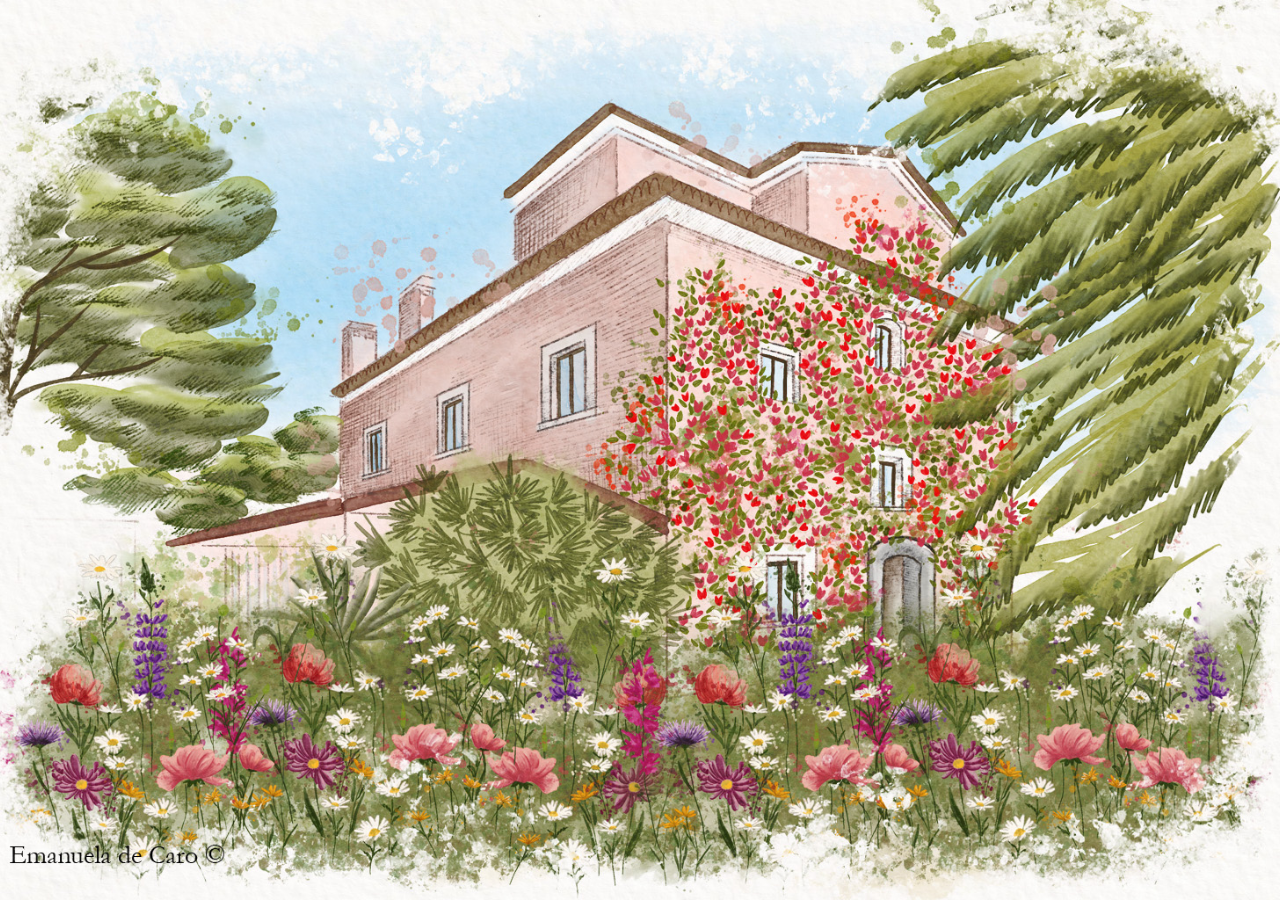
<file: index.html>
<!doctype html>
<html lang="it">
  <head>
    <meta charset="utf-8" />
    <meta http-equiv="refresh" content="0; url=/it/" />
    <meta name="viewport" content="width=device-width, initial-scale=1" />
    <title>Joris Francesca</title>
  </head>
  <body>
    Se non vieni reindirizzato, clicca qui:
    <a href="/it/">Italiano</a>
  </body>
</html>
</file>
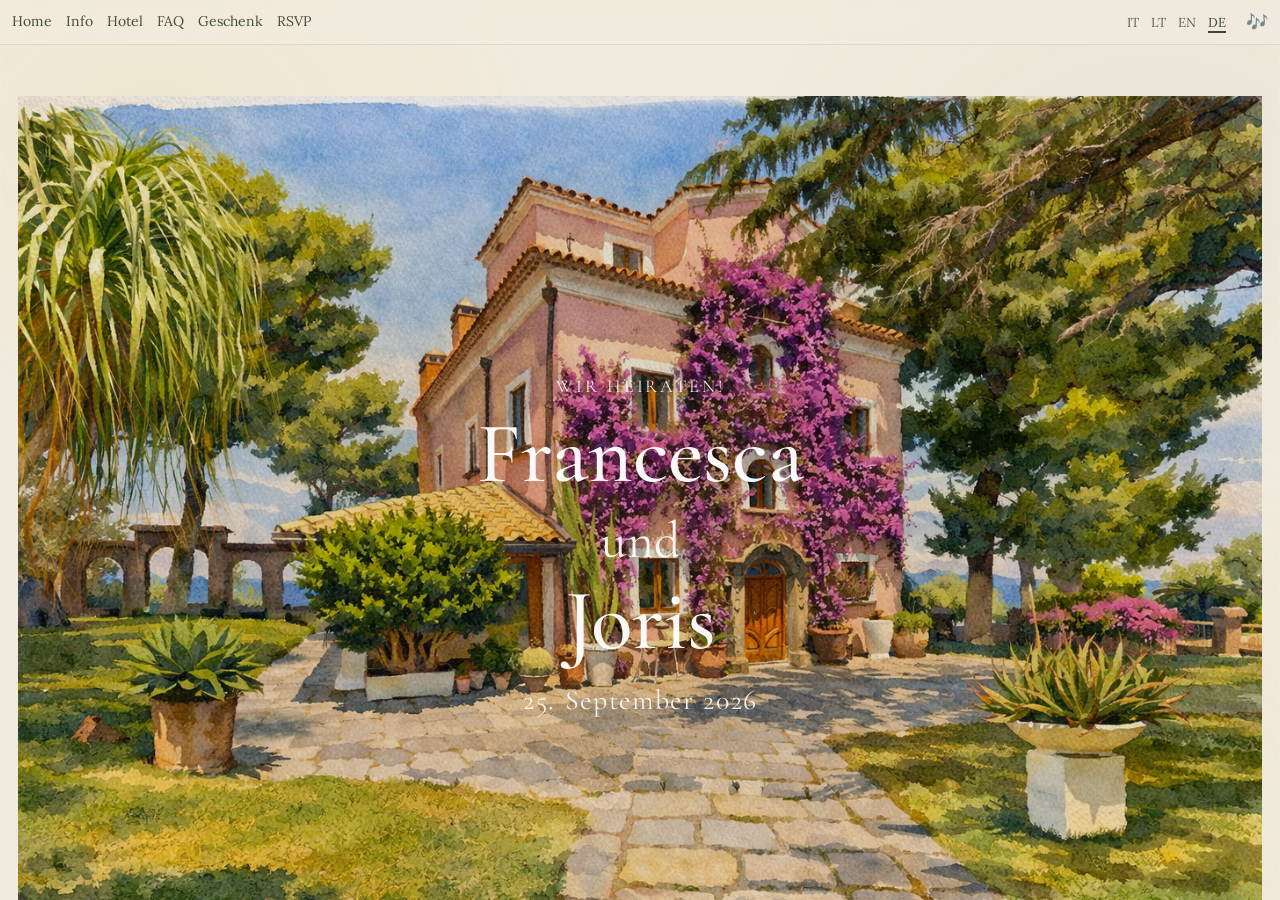
<file: de/index.html>
<!doctype html>
<html lang="de">
<head>
  <meta charset="utf-8" />
  <meta name="viewport" content="width=device-width, initial-scale=1" />
  <title>Francesca & Joris</title>

  <link rel="preconnect" href="https://fonts.googleapis.com">
  <link rel="preconnect" href="https://fonts.gstatic.com" crossorigin>
  <link href="https://fonts.googleapis.com/css2?family=Cormorant+Garamond:wght@400;500;600&family=Lora:wght@400;500;600&display=swap" rel="stylesheet">

  <style>
    :root{
      --background: 40 39% 91%;
      --foreground: 100 15% 24%;
      --card: 40 35% 88%;
      --accent: 77 15% 50%;
      --gold: 42 85% 55%;
      --gold-soft: 42 60% 70%;
      --countdown: 72 16% 43%;

      --font-display: "Cormorant Garamond", serif;
      --font-body: "Lora", serif;

      --shadow-soft: 0 2px 15px -3px rgba(58, 69, 52, .08), 0 4px 6px -2px rgba(58, 69, 52, .04);
      --shadow-elegant: 0 10px 40px -10px rgba(58, 69, 52, .15), 0 4px 15px -3px rgba(58, 69, 52, .08);

      --max: 1100px;
    }

    html{ height:100%; scroll-behavior:smooth; }
    body{
      margin:0;
      min-height:100%;
      background: hsl(var(--background));
      color: hsl(var(--foreground));
      font-family: var(--font-body);
      -webkit-font-smoothing: antialiased;
      -moz-osx-font-smoothing: grayscale;
      overflow-x:hidden;
    }

    /* haze */
    body::before, body::after{
      content:"";
      position:fixed;
      inset:0;
      pointer-events:none;
      z-index:0;
      opacity:.55;
    }
    body::before{
      background:
        radial-gradient(650px 460px at 12% 14%, hsla(var(--gold) / .14), transparent 60%),
        radial-gradient(650px 460px at 90% 20%, hsla(var(--accent) / .10), transparent 65%);
      filter: blur(1px);
    }
    body::after{
      background:
        radial-gradient(760px 560px at 85% 90%, hsla(var(--gold-soft) / .15), transparent 72%);
      filter: blur(1px);
    }

    /* topbar */
    .topbar{
      position:fixed;
      top:0; left:0; right:0;
      z-index:20;
      display:flex;
      justify-content:space-between;
      align-items:center;
      gap:12px;
      flex-wrap:wrap;
      padding:12px 12px;
      background: hsla(var(--background)/.82);
      backdrop-filter: blur(10px);
      border-bottom: 1px solid rgba(0,0,0,.08);
    }

    /* mobile-safe: horizontal scroll menu */
    .nav{
      display:flex;
      gap:14px;
      align-items:center;
      flex-wrap:nowrap;
      overflow-x:auto;
      -webkit-overflow-scrolling: touch;
      scrollbar-width: none;
      max-width: 72vw;
      padding-bottom: 2px;
    }
    .nav::-webkit-scrollbar{ display:none; }

    .lang{
      display:flex;
      gap:12px;
      align-items:center;
      flex-wrap:nowrap;
    }

    .nav a,.lang a{
      text-decoration:none;
      color:inherit;
      font-size:14px;
      font-family: var(--font-body);
      opacity:.95;
      white-space: nowrap;
      flex: 0 0 auto;
    }
    .lang a{ font-size:13px; opacity:.82; }
    .nav a:hover,.lang a:hover{ text-decoration:underline; text-underline-offset:4px; }
    .lang a.active{
      opacity:1;
      text-decoration: underline;
      text-decoration-thickness:2px;
      text-underline-offset:4px;
    }

    .musicBtn{
      border: none;
      background: transparent;
      font-size: 18px;
      cursor: pointer;
      opacity: 0.8;
      transition: transform .2s ease, opacity .2s ease;
      margin-left: 8px;
      color: inherit;
      padding: 0;
      line-height: 1;
    }
    .musicBtn:hover{
      transform: scale(1.1);
      opacity: 1;
    }

    /* pages */
    .pages{
      position:relative;
      z-index:1;
      height: 100vh;
      overflow-y: auto;
      scroll-snap-type: y mandatory;
      scroll-padding-top: 76px;
    }
    .page{
      min-height: 100vh;
      scroll-snap-align: start;
      display:flex;
      align-items:center;
      justify-content:center;
      padding: 96px 18px 60px;
      box-sizing:border-box;
      position: relative;
    }

    .content{
      width: min(var(--max), 100%);
      text-align:center;
      padding: 14px 10px;
      position: relative;
      z-index: 2;
    }

    /* typography */
    h2{
      font-family: var(--font-display);
      font-weight: 600;
      margin: 0 0 12px;
      font-size: 34px;
      letter-spacing: .02em;
    }
    p{
      margin: 10px 0;
      line-height: 1.75;
      font-size: 20px;
      color: hsla(var(--foreground)/.90);
    }

    /* Buttons */
    .btnRow{
      margin-top: 18px;
      display:flex;
      justify-content:center;
      gap: 12px;
      flex-wrap: wrap;
    }
    .btn{
      display:inline-flex;
      align-items:center;
      justify-content:center;
      padding: 1.05rem 1.35rem;
      border-radius: 999px;
      border: 1px solid rgba(0,0,0,.10);
      background: hsla(var(--background)/.55);
      box-shadow: var(--shadow-soft);
      color: inherit;
      text-decoration:none;
      transition: transform .2s ease, background .2s ease, box-shadow .2s ease;
      font-family: var(--font-body);
      font-size: 18px;
      cursor:pointer;
      min-width: 210px;
    }
    .btn:hover{
      transform: translateY(-1px);
      background: hsla(var(--gold-soft)/.24);
      box-shadow: var(--shadow-elegant);
    }
    .btn.primary{ background: hsla(var(--gold-soft)/.34); }

    /* Full-bleed hero */
    .fullBleed{
      width: 100vw;
      height: 100vh;
      position: relative;
      overflow:hidden;
    }
    .fullBleed img{
      width:100%;
      height:100%;
      object-fit: cover;
      display:block;
    }
    .overlayCenter{
      position:absolute;
      inset:0;
      display:grid;
      place-items:center;
      text-align:center;
      padding: 18px;
      background: radial-gradient(900px 650px at 50% 42%, rgba(0,0,0,.14), rgba(0,0,0,.05));
    }

    /* Hero text slide-up */
    .heroText{
      color: rgba(255,255,255,.96);
      max-width: 920px;
      padding: 10px 12px;
      opacity: 0;
      transform: translateY(26px);
      transition: opacity 900ms ease, transform 900ms ease;
      will-change: opacity, transform;
    }
    .heroText.in{
      opacity: 1;
      transform: translateY(0);
    }
    .heroText .top{
      font-family: var(--font-display);
      text-transform: uppercase;
      letter-spacing: .16em;
      font-size: 18px;
      opacity: .92;
      margin-bottom: 14px;
    }
    .heroText .nameLine{
      font-family: var(--font-display);
      font-weight: 500;
      font-size: clamp(52px, 7.2vw, 86px);
      line-height: 1.02;
      margin: 6px 0;
    }
    .heroText .and{
      font-family: var(--font-display);
      font-size: clamp(34px, 5.2vw, 52px);
      margin: 10px 0 4px;
      opacity: .96;
    }
    .heroText .date{
      font-family: var(--font-display);
      margin-top: 18px;
      font-size: clamp(22px, 3.6vw, 28px);
      letter-spacing: .06em;
      opacity: .92;
    }

    /* Combined Countdown + Details */
    .combo{
      display:flex;
      flex-direction:column;
      align-items:center;
      gap: 28px;
    }
    .divider{
      width: min(720px, 92%);
      height: 1px;
      background: rgba(0,0,0,.10);
      margin: 6px auto 0;
    }
    .countdown{
      margin-top: 10px;
      display:flex;
      justify-content:center;
      flex-wrap:wrap;
      gap: 26px;
      align-items:baseline;
    }
    .countdown .num{
      font-family: var(--font-display);
      font-size: 56px;
      color: hsl(var(--countdown));
    }
    .countdown .lbl{
      font-size: 14px;
      text-transform: uppercase;
      opacity: .72;
      margin-left: 8px;
      letter-spacing: .12em;
    }

   /* FAQ */
    details{
      width: min(900px, 100%);
      margin: 14px auto;
      padding: 12px 0;
      text-align:left;
      border-bottom: 1px solid rgba(0,0,0,.10);
    }
    details:last-of-type{ border-bottom:0; }
    summary{
      cursor:pointer;
      list-style:none;
      font-family: var(--font-display);
      font-weight: 600;
      font-size: 20px;
      display:flex;
      align-items:center;
      justify-content:space-between;
      gap: 10px;
    }
    summary::-webkit-details-marker{ display:none; }
    .chev{
      width: 12px;
      height: 12px;
      border-right: 2px solid hsla(var(--foreground)/.55);
      border-bottom: 2px solid hsla(var(--foreground)/.55);
      transform: rotate(45deg);
      transition: transform .2s ease;
      flex: 0 0 auto;
      margin-left: 10px;
    }
    details[open] .chev{ transform: rotate(225deg); }
    details p{ margin: 12px 0 6px; font-size: 16px; }

    /* Modal */
    .modalBackdrop{
      position: fixed;
      inset: 0;
      background: rgba(0,0,0,.45);
      display:none;
      align-items:center;
      justify-content:center;
      z-index: 9999;
      padding: 18px;
    }
    .modalBackdrop.show{ display:flex; }
    .modal{
      width: min(560px, 100%);
      background: hsl(var(--background));
      box-shadow: var(--shadow-elegant);
      border-radius: 16px;
      overflow:hidden;
      text-align:center;
    }
    .modalHead{
      padding: 14px 16px;
      display:flex;
      align-items:center;
      justify-content:space-between;
      gap: 10px;
      border-bottom: 1px solid rgba(0,0,0,.08);
    }
    .modalHead b{
      font-family: var(--font-display);
      font-size: 20px;
    }
    .close{
      border:0;
      background: transparent;
      font-size: 24px;
      line-height: 1;
      cursor:pointer;
      opacity:.75;
    }
    .close:hover{ opacity:1; }
    .modalBody{ padding: 14px 16px 16px; }
    .ibanBox{
      background: hsla(var(--card)/.60);
      padding: 14px;
      border-radius: 12px;
      font-family: var(--font-display);
      font-size: 18px;
      letter-spacing: .04em;
      word-break: break-word;
    }
    .modalSmall{ margin-top: 10px; opacity:.85; font-size: 16px; }
    .copyOk{ margin-left: 10px; font-size: 14px; opacity: .85; display:none; }
    .copyOk.show{ display:inline; }

    /* reveal */
    .reveal{ opacity:0; transform: translateY(14px); transition: opacity 700ms ease, transform 700ms ease; }
    .reveal.in{ opacity:1; transform: translateY(0); }

    /* Hotel background Pic8 */
    .hotelBg{
      background-image: url("../Pic8.png");
      background-size: cover;
      background-position: center;
      background-repeat: no-repeat;
    }
    .hotelBg::before{
      content:"";
      position:absolute;
      inset:0;
      z-index:1;
      background: transparent;
      pointer-events:none;
    }
    .hotelBg .content h2,
    .hotelBg .content p{
      color: rgba(255,255,255,.96);
    }

    /* Buttons more readable on Hotel bg */
    .hotelBg .btn{
      background: rgba(255,255,255,.88);
      border: 1px solid rgba(255,255,255,.85);
      color: rgba(20, 25, 18, .95);
      box-shadow: 0 10px 30px rgba(0,0,0,.22);
    }
    .hotelBg .btn.primary{
      background: rgba(255,255,255,.94);
    }
    .hotelBg .btn:hover{
      background: rgba(255,255,255,.98);
      transform: translateY(-1px);
      box-shadow: 0 16px 40px rgba(0,0,0,.28);
    }
/* ✅ Regalo background Pic9 */
.giftBg{
  background-image: url("../Pic9.png");
  background-size: cover;
  background-position: center;
  background-repeat: no-repeat;
}
/* overlay per leggibilità */
.giftBg::before{
  content:"";
  position:absolute;
  inset:0;
  z-index:1;
  background: transparent;
  pointer-events:none;
}
/* testo bianco in Regalo */
.giftBg .content h2,
.giftBg .content p{
  color: rgba(255,255,255,.96);
}
/* bottoni più leggibili su sfondo */
.giftBg .btn{
  background: rgba(255,255,255,.88);
  border: 1px solid rgba(255,255,255,.85);
  color: rgba(20, 25, 18, .95);
  box-shadow: 0 10px 30px rgba(0,0,0,.22);
}
.giftBg .btn.primary{
  background: rgba(255,255,255,.94);
}
.giftBg .btn:hover{
  background: rgba(255,255,255,.98);
  transform: translateY(-1px);
  box-shadow: 0 16px 40px rgba(0,0,0,.28);
}

    /* Pic6 centered */
    .pic6Wrap{
      width: min(920px, 100%);
      height: 48vh;
      min-height: 320px;
      margin: 26px auto 0;
      overflow:hidden;
      border-radius: 18px;
      box-shadow: var(--shadow-soft);
    }
    .pic6Wrap img{
      width:100%;
      height:100%;
      object-fit: cover;
      display:block;
    }

    /* MOBILE */
    @media (max-width: 860px){
      .page{ padding: 94px 14px 56px; }
      .content{ padding: 10px 6px; }

      h2{ font-size: 28px; }
      p{ font-size: 18px; line-height: 1.65; }

      .btn{
        min-width: unset;
        width: 100%;
        max-width: 420px;
        font-size: 17px;
        padding: .95rem 1.15rem;
      }

      .countdown{ gap: 18px; }
      .countdown .num{ font-size: 44px; }
      .countdown .lbl{ font-size: 12px; margin-left: 6px; }

      .heroText .top{ font-size: 15px; }
      .heroText .nameLine{ font-size: clamp(40px, 10vw, 62px); }
      .heroText .and{ font-size: clamp(26px, 7vw, 40px); }
      .heroText .date{ font-size: clamp(18px, 4.8vw, 22px); }

      .pic6Wrap{ height: 38vh; min-height: 240px; border-radius: 16px; }
      .nav{ max-width: 68vw; }
    }

    @media (max-width: 380px){
      .nav{ max-width: 62vw; }
      h2{ font-size: 26px; }
      p{ font-size: 17px; }
      .countdown .num{ font-size: 40px; }
    }
  </style>
</head>

<body>
<audio id="bgMusic" src="../musica.mp3"></audio>


  <!-- fixed topbar -->
  <div class="topbar">
    <div class="nav">
      <a href="#home">Home</a>
      <a href="#info">Info</a>
      <a href="#alloggio">Hotel</a>
      <a href="#faq">FAQ</a>
      <a href="#regalo">Geschenk</a>
      <a href="#rsvp">RSVP</a>
    </div>

    <!-- language links -->
    <div class="lang">
      <a href="../it/index.html">IT</a>
      <a href="../lt/index.html">LT</a>
      <a href="../en/index.html">EN</a>
      <a class="active" href="./index.html">DE</a>
      <button id="musicToggle" class="musicBtn" type="button" aria-label="Musik umschalten">🎶</button>
    </div>
  </div>

  <main class="pages" id="pages">

    <!-- PAGE 1: HERO -->
    <section class="page" id="home" aria-label="Startseite">
      <div class="fullBleed reveal">
        <img src="../Pic4.png" alt="Titelbild">
        <div class="overlayCenter">
          <div class="heroText" id="heroText">
            <div class="top">Wir heiraten!</div>
            <div class="nameLine">Francesca</div>
            <div class="and">und</div>
            <div class="nameLine">Joris</div>
            <div class="date">25. September 2026</div>
          </div>
        </div>
      </div>
    </section>

    <!-- PAGE 2 -->
    <section class="page" id="info" aria-label="Countdown und Details">
      <div class="content reveal">
        <div class="combo">
          <div>
            <h2>Countdown</h2>
            <p>bis zu unserem schönsten Tag</p>

            <div class="countdown" aria-label="Hochzeits-Countdown">
              <div><span class="num" id="cd-days">—</span><span class="lbl">Tage</span></div>
              <div><span class="num" id="cd-hours">—</span><span class="lbl">Std</span></div>
              <div><span class="num" id="cd-mins">—</span><span class="lbl">Min</span></div>
              <div><span class="num" id="cd-secs">—</span><span class="lbl">Sek</span></div>
            </div>
          </div>

          <div class="divider" aria-hidden="true"></div>

          <div>
            <h2>Die Trauung und anschließende Feier finden statt</h2>
            <p><b>Freitag, 25. September 2026</b> · <b>16:00</b></p>
            <p><b>Capo Santa Fortunata</b> · Sorrento, Italien</p>

            <div class="btnRow">
              <a class="btn" href="https://www.caposantafortunata.com" target="_blank" rel="noopener noreferrer">Location</a>
              <a class="btn" href="https://www.google.com/maps/dir//Capo+Santa+Fortunata+Relais,+Via+Calata+Punta+Capo,+13,+80067+Sorrento+NA,+Italia/"
                 target="_blank" rel="noopener noreferrer">Anfahrt</a>
            </div>

            <p style="margin-top:22px; opacity:.9;"></p>
          </div>
        </div>
      </div>
    </section>

    <!-- PAGE 3: HOTEL -->
    <section class="page hotelBg" id="alloggio" aria-label="Hotel">
      <div class="content reveal">
        <h2>Hotel</h2>
        <p>Wir empfehlen, in Sorrent zu übernachten, idealerweise in der Nähe von Capo Santa Fortunata, wo Sie eine wunderschöne Umgebung und eine gute Anbindung zur Location finden. Zu Ihrer Bequemlichkeit haben wir auf unserer Website einen Buchungslink mit unseren Empfehlungen bereitgestellt.</p>
        <p> </p>

        <div class="btnRow">
          <a class="btn primary"
             href="https://www.booking.com/searchresults.it.html?ss=Capo%20Santa%20Fortunata%20Relais%2C%20Sorrento"
             target="_blank" rel="noopener noreferrer">
            Booking
          </a>
        </div>
      </div>
    </section>

     <!-- PAGE 4: FAQ -->
    <section class="page" id="faq" aria-label="FAQ">
      <div class="content reveal">
        <h2>Häufig gestellte Fragen</h2>

        <details>
          <summary>Dress Code & Style <span class="chev" aria-hidden="true"></span></summary>
          <p>Denkt an formelle Kleidung mit einem Hauch von Eleganz—wir feiern stilvoll!</p>
        </details>

        <details>
          <summary>Haben Sie Tipps für Schuhe? <span class="chev" aria-hidden="true"></span></summary>
          <p>
            Da die Feier im Garten stattfindet, empfehlen wir elegante, aber bequeme Schuhe (euer zukünftiges Ich wird es euch auf der Tanzfläche danken).
          </p>
        </details>

        <details>
          <summary>Findet die Hochzeit drinnen oder draußen statt? <span class="chev" aria-hidden="true"></span></summary>
          <p>Wir feiern im Freien, und im Laufe des Abends kann es etwas kühler werden. 
            Eine leichte Jacke oder ein Schal ist daher eine gute Idee.</p>
        </details>

        <details>
          <summary>Wann sollte ich ankommen? <span class="chev" aria-hidden="true"></span></summary>
          <p>Die Feier beginnt pünktlich um 16:00 Uhr, aber wir heißen euch bereits ab 15:00 Uhr herzlich willkommen, damit ihr in Ruhe ankommen, euch austauschen und die Atmosphäre genießen könnt.</p>
        </details>
        
        <details>
          <summary>Was passiert, wenn ich zu spät komme? <span class="chev" aria-hidden="true"></span></summary>
          <p>Sagen wir es so… euer Status als unsere geliebten Freunde und Familienmitglieder könnte für die nächsten drei Generationen überdacht werden.</p>
        </details>
        
        <details>
          <summary>Wird ein Transport organisiert? <span class="chev" aria-hidden="true"></span></summary>
          <p>Wenn ihr uns eure Flugdaten im Voraus mitteilt, organisieren wir gerne den Transfer zur Location—ihr müsst dann nur noch ankommen und genießen.</p>
        </details>
        
        <details>
          <summary>Gibt es Parkmöglichkeiten? <span class="chev" aria-hidden="true"></span></summary>
          <p>Ja, vor Ort stehen Parkplätze zur Verfügung. 
            Wenn ihr mit dem Auto anreisen möchtet, gebt uns bitte vorab Bescheid.</p>
        </details> 
        
        <details>
          <summary>Gibt es Optionen für besondere Ernährungsbedürfnisse?  <span class="chev" aria-hidden="true"></span></summary>
          <p>Selbstverständlich—es wird vegetarische und glutenfreie Optionen geben sowie eine Open Bar, damit die Feier in vollen Zügen genossen werden kann. 
            Wir bitten euch, das Online-Formular auszufüllen, damit wir uns bestmöglich um euch kümmern können.</p>
        </details>
        
        
        <details>
          <summary>Kann ich eine Begleitperson oder Kinder mitbringen? <span class="chev" aria-hidden="true"></span></summary>
          <p>Natürlich—Partner und Kinder sind herzlich willkommen. Wir bitten euch lediglich, uns im Voraus Bescheid zu geben, damit wir alles optimal planen können.</p>
        </details>
        
        <details>
          <summary>Wie ist das Wetter in Sorrent im September? <span class="chev" aria-hidden="true"></span></summary>
          <p>Mitte September ist das Wetter in Sorrent in der Regel warm, sonnig und sehr angenehm, mit Temperaturen zwischen 24 und 28°C und einer leichten Meeresbrise. 
            Abends kann es etwas kühler und romantisch werden, daher ist eine leichte Schicht ideal.</p>
        </details>

                <details>
          <summary>Dürfen Gäste während der Hochzeit Fotos machen? <span class="chev" aria-hidden="true"></span></summary>
          <p>Ja, natürlich—haltet alle schönen Momente fest! Unsere einzige Bitte: Teilt eure Fotos mit uns—wir freuen uns sehr darauf, den Tag auch durch eure Augen zu erleben.</p>
        </details>

                <details>
          <summary>Wann und wie sollte ich zusagen (RSVP)? <span class="chev" aria-hidden="true"></span></summary>
          <p>Wir bitten euch, eure Teilnahme spätestens 6 Wochen vor der Hochzeit (bis Mitte August) zu bestätigen. 
            Bitte füllt das Online-Formular auf unserer Website aus—wir versprechen, es geht schnell und unkompliziert.</p>
        </details>

          <details>
          <summary>Wo sollte ich übernachten? <span class="chev" aria-hidden="true"></span></summary>
          <p>Wir empfehlen, in Sorrent zu übernachten, idealerweise in der Nähe von Capo Santa Fortunata, wo ihr eine wunderschöne Umgebung und eine gute Anbindung zur Location findet. 
            Zur Vereinfachung haben wir auf unserer Website einen Buchungslink mit unseren Empfehlungen bereitgestellt.</p>
        </details>

          <details>
          <summary>Habt ihr einen Geschenkwunsch? <span class="chev" aria-hidden="true"></span></summary>
          <p>Eure Anwesenheit ist für uns das größte Geschenk. 
            Wenn ihr uns dennoch auf eine andere Weise eine Freude machen möchtet, freuen wir uns über einen Geldbetrag oder eine Überweisung.</p>
        </details>

        
      </div>
    </section>

    <!-- PAGE 5: GIFT -->
    <section class="page giftBg" id="regalo" aria-label="Geschenk">
      <div class="content reveal">
        <h2>Geschenk</h2>
        <p>Liebe ist das größte Geschenk.
Wir freuen uns sehr, dieses Glück mit Ihnen zu teilen. </p>
        <p>Wenn Sie uns darüber hinaus eine Freude machen möchten, wissen wir Ihre Aufmerksamkeit sehr zu schätzen.</p>

        <div class="btnRow">
          <button class="btn primary" id="openIban" type="button">IBAN</button>
        </div>
      </div>
    </section>

    <!-- PAGE 6: RSVP -->
    <section class="page" id="rsvp" aria-label="RSVP">
      <div class="content reveal">
        <h2>RSVP</h2>
        <p>Wir bitten um Ihre Rückmeldung</p>
          <p></p>

        <div class="btnRow">
          <a class="btn primary" href="https://docs.google.com/forms/d/e/1FAIpQLSfKxmIt-JV8UJndK51ZwFn-RdEQlB_TzwlphtUHZ3H8nJC-3Q/viewform?usp=share_link&ouid=101098767515125059773">
            Bitte gib hier deine Teilnahme an
          </a>
        </div>

        <div class="pic6Wrap" aria-label="Abschlussfoto">
          <img src="../Pic6.png" alt="Abschlussfoto">
        </div>
      </div>
    </section>

  </main>

  <!-- IBAN Modal -->
  <div class="modalBackdrop" id="ibanModal" role="dialog" aria-modal="true" aria-label="IBAN">
    <div class="modal">
      <div class="modalHead">
        <b>IBAN-Details</b>
        <button class="close" id="closeIban" aria-label="Schließen">×</button>
      </div>
      <div class="modalBody">
        <div class="ibanBox" id="ibanText">DE52590700700044694800</div>
        <div class="modalSmall">Kontoinhaber: <b>Francesca Vitulli Joris Alisauskas</b></div>

        <div class="btnRow" style="justify-content:center;margin-top:12px;">
          <button class="btn" id="copyIban" type="button">IBAN kopieren</button>
          <span class="copyOk" id="copyOk">Kopiert ✅</span>
        </div>
      </div>
    </div>
  </div>

  <script>
    // Mark intro as "seen" so switching languages won't show the envelope again
    (function(){
      sessionStorage.setItem("introSeen", "1");

      const ht = document.getElementById("heroText");
      if(ht) requestAnimationFrame(() => ht.classList.add("in"));

      const music = document.getElementById("bgMusic");
      const musicBtn = document.getElementById("musicToggle");

      function updateMusicButton(){
        if(!musicBtn || !music) return;
        musicBtn.textContent = music.paused ? "🎶" : "🎶";
      }

      function playMusicFrom18(){
        if(!music) return;

        music.currentTime = 18;
        music.volume = 0;

        music.play().then(() => {
          let v = 0;

          const fade = setInterval(() => {
            if(v < 0.4){
              v += 0.02;
              music.volume = Math.min(v, 0.4);
            } else {
              clearInterval(fade);
            }
          }, 120);

          updateMusicButton();
        }).catch(()=>{});
      }

      if(musicBtn && music){
        updateMusicButton();

        musicBtn.addEventListener("click", () => {
          if(music.paused){
            playMusicFrom18();
          } else {
            music.pause();
            updateMusicButton();
          }
        });

        music.addEventListener("pause", updateMusicButton);
        music.addEventListener("play", updateMusicButton);
      }
    })();

    // Countdown
    (function(){
      const wedding = new Date("2026-09-25T16:00:00+02:00");
      const elDays  = document.getElementById("cd-days");
      const elHours = document.getElementById("cd-hours");
      const elMins  = document.getElementById("cd-mins");
      const elSecs  = document.getElementById("cd-secs");
      const pad = n => String(n).padStart(2,"0");

      function tick(){
        const diff = wedding - new Date();
        if(diff <= 0){
          elDays.textContent = "0";
          elHours.textContent = "00";
          elMins.textContent = "00";
          elSecs.textContent = "00";
          return;
        }
        const t = Math.floor(diff / 1000);
        elDays.textContent  = Math.floor(t / 86400);
        elHours.textContent = pad(Math.floor((t % 86400) / 3600));
        elMins.textContent  = pad(Math.floor((t % 3600) / 60));
        elSecs.textContent  = pad(t % 60);
      }
      tick();
      setInterval(tick, 1000);
    })();

    // Reveal
    (function(){
      const els = document.querySelectorAll(".reveal");
      const io = new IntersectionObserver((entries) => {
        entries.forEach(e => {
          if(e.isIntersecting){
            e.target.classList.add("in");
          }
        });
      }, { threshold: 0.35 });
      els.forEach(el => io.observe(el));
    })();

    // IBAN modal
    (function(){
      const modal = document.getElementById("ibanModal");
      const openBtn = document.getElementById("openIban");
      const closeBtn = document.getElementById("closeIban");
      const copyBtn = document.getElementById("copyIban");
      const ibanText = document.getElementById("ibanText");
      const copyOk = document.getElementById("copyOk");

      function open(){
        modal.classList.add("show");
        copyOk.classList.remove("show");
      }
      function close(){
        modal.classList.remove("show");
      }

      openBtn.addEventListener("click", open);
      closeBtn.addEventListener("click", close);
      modal.addEventListener("click", (e) => { if(e.target === modal) close(); });
      document.addEventListener("keydown", (e) => { if(e.key === "Escape") close(); });

      copyBtn.addEventListener("click", async () => {
        try{
          await navigator.clipboard.writeText(ibanText.textContent.trim());
          copyOk.classList.add("show");
          setTimeout(() => copyOk.classList.remove("show"), 1800);
        }catch(err){
          const range = document.createRange();
          range.selectNodeContents(ibanText);
          const sel = window.getSelection();
          sel.removeAllRanges();
          sel.addRange(range);
          document.execCommand("copy");
          sel.removeAllRanges();
          copyOk.classList.add("show");
          setTimeout(() => copyOk.classList.remove("show"), 1800);
        }
      });
    })();
  </script>
</body>
</html>
</file>
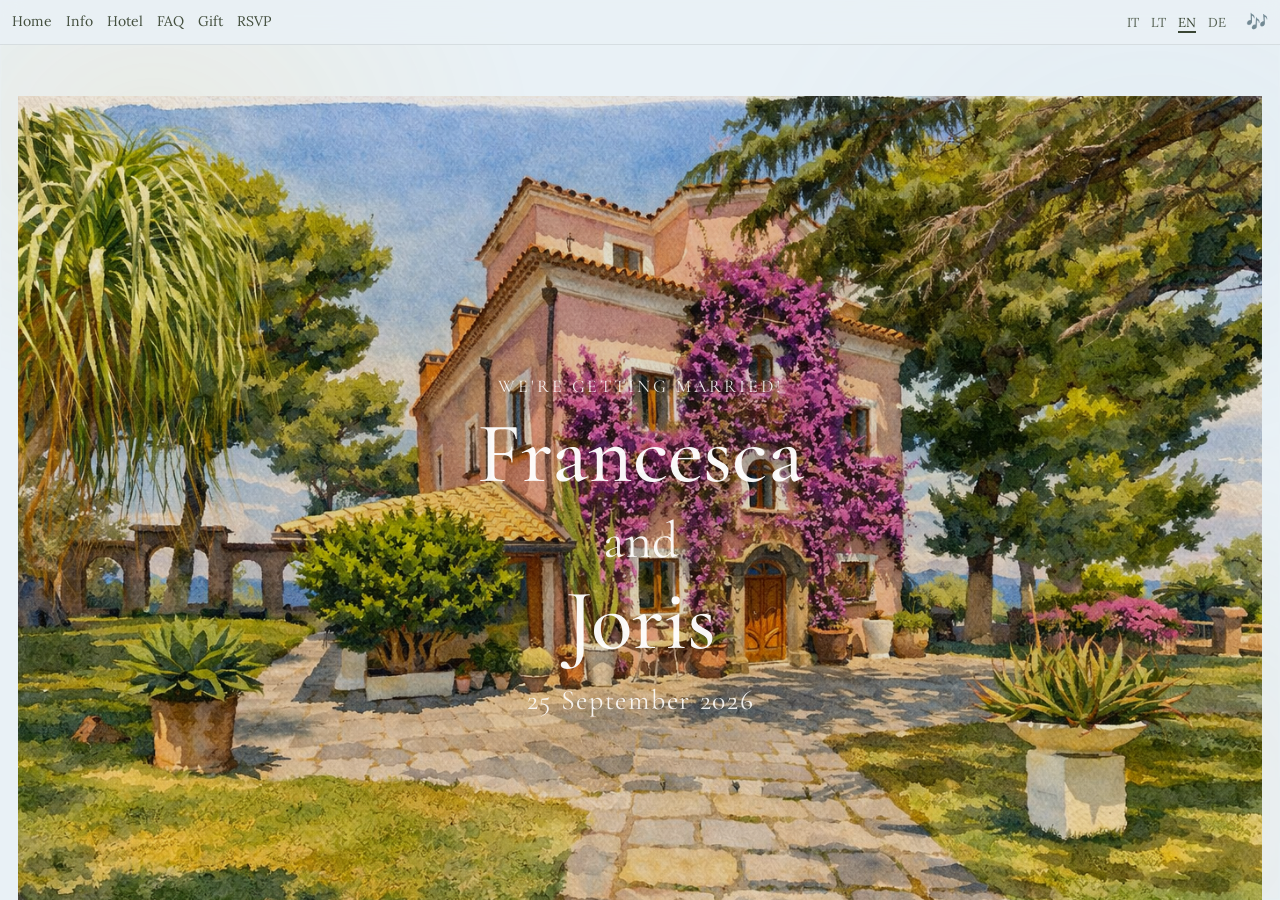
<file: en/index.html>
<!doctype html>
<html lang="en">
<head>
  <meta charset="utf-8" />
  <meta name="viewport" content="width=device-width, initial-scale=1" />
  <title>Francesca & Joris</title>

  <link rel="preconnect" href="https://fonts.googleapis.com">
  <link rel="preconnect" href="https://fonts.gstatic.com" crossorigin>
  <link href="https://fonts.googleapis.com/css2?family=Cormorant+Garamond:wght@400;500;600&family=Lora:wght@400;500;600&display=swap" rel="stylesheet">

  <style>
   :root{
  --background: 205 42% 94%;
  --foreground: 100 15% 24%;
  --card: 205 32% 90%;
  --accent: 200 26% 68%;
  --gold: 42 85% 55%;
  --gold-soft: 42 60% 70%;
  --countdown: 200 20% 48%;

  --font-display: "Cormorant Garamond", serif;
  --font-body: "Lora", serif;

  --shadow-soft: 0 2px 15px -3px rgba(58, 69, 52, .08), 0 4px 6px -2px rgba(58, 69, 52, .04);
  --shadow-elegant: 0 10px 40px -10px rgba(58, 69, 52, .15), 0 4px 15px -3px rgba(58, 69, 52, .08);

  --max: 1100px;
}

    html{ height:100%; scroll-behavior:smooth; }
    body{
      margin:0;
      min-height:100%;
      background: hsl(var(--background));
      color: hsl(var(--foreground));
      font-family: var(--font-body);
      -webkit-font-smoothing: antialiased;
      -moz-osx-font-smoothing: grayscale;
      overflow-x:hidden;
    }

    /* haze */
    body::before, body::after{
      content:"";
      position:fixed;
      inset:0;
      pointer-events:none;
      z-index:0;
      opacity:.55;
    }
    body::before{
      background:
        radial-gradient(650px 460px at 12% 14%, hsla(var(--gold) / .14), transparent 60%),
        radial-gradient(650px 460px at 90% 20%, hsla(var(--accent) / .10), transparent 65%);
      filter: blur(1px);
    }
    body::after{
      background:
        radial-gradient(760px 560px at 85% 90%, hsla(var(--gold-soft) / .15), transparent 72%);
      filter: blur(1px);
    }

    /* topbar */
    .topbar{
      position:fixed;
      top:0; left:0; right:0;
      z-index:20;
      display:flex;
      justify-content:space-between;
      align-items:center;
      gap:12px;
      flex-wrap:wrap;
      padding:12px 12px;
      background: hsla(var(--background)/.82);
      backdrop-filter: blur(10px);
      border-bottom: 1px solid rgba(0,0,0,.08);
    }

    /* mobile-safe: horizontal scroll menu */
    .nav{
      display:flex;
      gap:14px;
      align-items:center;
      flex-wrap:nowrap;
      overflow-x:auto;
      -webkit-overflow-scrolling: touch;
      scrollbar-width: none;
      max-width: 72vw;
      padding-bottom: 2px;
    }
    .nav::-webkit-scrollbar{ display:none; }

    .lang{
      display:flex;
      gap:12px;
      align-items:center;
      flex-wrap:nowrap;
    }

    .nav a,.lang a{
      text-decoration:none;
      color:inherit;
      font-size:14px;
      font-family: var(--font-body);
      opacity:.95;
      white-space: nowrap;
      flex: 0 0 auto;
    }
    .lang a{ font-size:13px; opacity:.82; }
    .nav a:hover,.lang a:hover{ text-decoration:underline; text-underline-offset:4px; }
    .lang a.active{
      opacity:1;
      text-decoration: underline;
      text-decoration-thickness:2px;
      text-underline-offset:4px;
    }

    .musicBtn{
      border: none;
      background: transparent;
      font-size: 18px;
      cursor: pointer;
      opacity: 0.8;
      transition: transform .2s ease, opacity .2s ease;
      margin-left: 8px;
      color: inherit;
      padding: 0;
      line-height: 1;
    }
    .musicBtn:hover{
      transform: scale(1.1);
      opacity: 1;
    }

    /* pages */
    .pages{
      position:relative;
      z-index:1;
      height: 100vh;
      overflow-y: auto;
      scroll-snap-type: y mandatory;
      scroll-padding-top: 76px;
    }
    .page{
      min-height: 100vh;
      scroll-snap-align: start;
      display:flex;
      align-items:center;
      justify-content:center;
      padding: 96px 18px 60px;
      box-sizing:border-box;
      position: relative;
    }

    .content{
      width: min(var(--max), 100%);
      text-align:center;
      padding: 14px 10px;
      position: relative;
      z-index: 2;
    }

    /* typography */
    h2{
      font-family: var(--font-display);
      font-weight: 600;
      margin: 0 0 12px;
      font-size: 34px;
      letter-spacing: .02em;
    }
    p{
      margin: 10px 0;
      line-height: 1.75;
      font-size: 20px;
      color: hsla(var(--foreground)/.90);
    }

    /* Buttons */
    .btnRow{
      margin-top: 18px;
      display:flex;
      justify-content:center;
      gap: 12px;
      flex-wrap: wrap;
    }
    .btn{
      display:inline-flex;
      align-items:center;
      justify-content:center;
      padding: 1.05rem 1.35rem;
      border-radius: 999px;
      border: 1px solid rgba(0,0,0,.10);
      background: hsla(var(--background)/.55);
      box-shadow: 0 2px 15px -3px rgba(58, 69, 52, .08), 0 4px 6px -2px rgba(58, 69, 52, .04);
      color: inherit;
      text-decoration:none;
      transition: transform .2s ease, background .2s ease, box-shadow .2s ease;
      font-family: var(--font-body);
      font-size: 18px;
      cursor:pointer;
      min-width: 210px;
    }
    .btn:hover{
      transform: translateY(-1px);
      background: hsla(var(--gold-soft)/.24);
      box-shadow: 0 10px 40px -10px rgba(58, 69, 52, .15), 0 4px 15px -3px rgba(58, 69, 52, .08);
    }
    .btn.primary{ background: hsla(var(--gold-soft)/.34); }

    /* Full-bleed hero */
    .fullBleed{
      width: 100vw;
      height: 100vh;
      position: relative;
      overflow:hidden;
    }
    .fullBleed img{
      width:100%;
      height:100%;
      object-fit: cover;
      display:block;
    }
    .overlayCenter{
      position:absolute;
      inset:0;
      display:grid;
      place-items:center;
      text-align:center;
      padding: 18px;
      background: radial-gradient(900px 650px at 50% 42%, rgba(0,0,0,.14), rgba(0,0,0,.05));
    }

    /* Hero text slide-up */
    .heroText{
      color: rgba(255,255,255,.96);
      max-width: 920px;
      padding: 10px 12px;
      opacity: 0;
      transform: translateY(26px);
      transition: opacity 900ms ease, transform 900ms ease;
      will-change: opacity, transform;
    }
    .heroText.in{
      opacity: 1;
      transform: translateY(0);
    }
    .heroText .top{
      font-family: var(--font-display);
      text-transform: uppercase;
      letter-spacing: .16em;
      font-size: 18px;
      opacity: .92;
      margin-bottom: 14px;
    }
    .heroText .nameLine{
      font-family: var(--font-display);
      font-weight: 500;
      font-size: clamp(52px, 7.2vw, 86px);
      line-height: 1.02;
      margin: 6px 0;
    }
    .heroText .and{
      font-family: var(--font-display);
      font-size: clamp(34px, 5.2vw, 52px);
      margin: 10px 0 4px;
      opacity: .96;
    }
    .heroText .date{
      font-family: var(--font-display);
      margin-top: 18px;
      font-size: clamp(22px, 3.6vw, 28px);
      letter-spacing: .06em;
      opacity: .92;
    }

    /* Combined Countdown + Details */
    .combo{
      display:flex;
      flex-direction:column;
      align-items:center;
      gap: 28px;
    }
    .divider{
      width: min(720px, 92%);
      height: 1px;
      background: rgba(0,0,0,.10);
      margin: 6px auto 0;
    }
    .countdown{
      margin-top: 10px;
      display:flex;
      justify-content:center;
      flex-wrap:wrap;
      gap: 26px;
      align-items:baseline;
    }
    .countdown .num{
      font-family: var(--font-display);
      font-size: 56px;
      color: hsl(var(--countdown));
    }
    .countdown .lbl{
      font-size: 14px;
      text-transform: uppercase;
      opacity: .72;
      margin-left: 8px;
      letter-spacing: .12em;
    }

    /* FAQ */
    details{
      width: min(900px, 100%);
      margin: 14px auto;
      padding: 12px 0;
      text-align:left;
      border-bottom: 1px solid rgba(0,0,0,.10);
    }
    details:last-of-type{ border-bottom:0; }
    summary{
      cursor:pointer;
      list-style:none;
      font-family: var(--font-display);
      font-weight: 600;
      font-size: 20px;
      display:flex;
      align-items:center;
      justify-content:space-between;
      gap: 10px;
    }
    summary::-webkit-details-marker{ display:none; }
    .chev{
      width: 12px;
      height: 12px;
      border-right: 2px solid hsla(var(--foreground)/.55);
      border-bottom: 2px solid hsla(var(--foreground)/.55);
      transform: rotate(45deg);
      transition: transform .2s ease;
      flex: 0 0 auto;
      margin-left: 10px;
    }
    details[open] .chev{ transform: rotate(225deg); }
    details p{ margin: 12px 0 6px; font-size: 16px; }

    /* Modal */
    .modalBackdrop{
      position: fixed;
      inset: 0;
      background: rgba(0,0,0,.45);
      display:none;
      align-items:center;
      justify-content:center;
      z-index: 9999;
      padding: 18px;
    }
    .modalBackdrop.show{ display:flex; }
    .modal{
      width: min(560px, 100%);
      background: hsl(var(--background));
      box-shadow: 0 10px 40px -10px rgba(58, 69, 52, .15), 0 4px 15px -3px rgba(58, 69, 52, .08);
      border-radius: 16px;
      overflow:hidden;
      text-align:center;
    }
    .modalHead{
      padding: 14px 16px;
      display:flex;
      align-items:center;
      justify-content:space-between;
      gap: 10px;
      border-bottom: 1px solid rgba(0,0,0,.08);
    }
    .modalHead b{
      font-family: var(--font-display);
      font-size: 20px;
    }
    .close{
      border:0;
      background: transparent;
      font-size: 24px;
      line-height: 1;
      cursor:pointer;
      opacity:.75;
    }
    .close:hover{ opacity:1; }
    .modalBody{ padding: 14px 16px 16px; }
    .ibanBox{
      background: hsla(var(--card)/.60);
      padding: 14px;
      border-radius: 12px;
      font-family: var(--font-display);
      font-size: 18px;
      letter-spacing: .04em;
      word-break: break-word;
    }
    .modalSmall{ margin-top: 10px; opacity:.85; font-size: 16px; }
    .copyOk{ margin-left: 10px; font-size: 14px; opacity: .85; display:none; }
    .copyOk.show{ display:inline; }

    /* reveal */
    .reveal{ opacity:0; transform: translateY(14px); transition: opacity 700ms ease, transform 700ms ease; }
    .reveal.in{ opacity:1; transform: translateY(0); }

    /* Hotel background Pic8 */
    .hotelBg{
      background-image: url("../Pic8.png");
      background-size: cover;
      background-position: center;
      background-repeat: no-repeat;
    }
    .hotelBg::before{
      content:"";
      position:absolute;
      inset:0;
      z-index:1;
      background: transparent;
      pointer-events:none;
    }
    .hotelBg .content h2,
    .hotelBg .content p{
      color: rgba(255,255,255,.96);
    }

    /* Buttons more readable on Hotel bg */
    .hotelBg .btn{
      background: rgba(255,255,255,.88);
      border: 1px solid rgba(255,255,255,.85);
      color: rgba(20, 25, 18, .95);
      box-shadow: 0 10px 30px rgba(0,0,0,.22);
    }
    .hotelBg .btn.primary{
      background: rgba(255,255,255,.94);
    }
    .hotelBg .btn:hover{
      background: rgba(255,255,255,.98);
      transform: translateY(-1px);
      box-shadow: 0 16px 40px rgba(0,0,0,.28);
    }
/* ✅ Regalo background Pic9 */
.giftBg{
  background-image: url("../Pic9.png");
  background-size: cover;
  background-position: center;
  background-repeat: no-repeat;
}
/* overlay per leggibilità */
.giftBg::before{
  content:"";
  position:absolute;
  inset:0;
  z-index:1;
  background: transparent;
  pointer-events:none;
}
/* testo bianco in Regalo */
.giftBg .content h2,
.giftBg .content p{
  color: rgba(255,255,255,.96);
}
/* bottoni più leggibili su sfondo */
.giftBg .btn{
  background: rgba(255,255,255,.88);
  border: 1px solid rgba(255,255,255,.85);
  color: rgba(20, 25, 18, .95);
  box-shadow: 0 10px 30px rgba(0,0,0,.22);
}
.giftBg .btn.primary{
  background: rgba(255,255,255,.94);
}
.giftBg .btn:hover{
  background: rgba(255,255,255,.98);
  transform: translateY(-1px);
  box-shadow: 0 16px 40px rgba(0,0,0,.28);
}

    /* Pic6 centered */
    .pic6Wrap{
      width: min(920px, 100%);
      height: 48vh;
      min-height: 320px;
      margin: 26px auto 0;
      overflow:hidden;
      border-radius: 18px;
      box-shadow: 0 2px 15px -3px rgba(58, 69, 52, .08), 0 4px 6px -2px rgba(58, 69, 52, .04);
    }
    .pic6Wrap img{
      width:100%;
      height:100%;
      object-fit: cover;
      display:block;
    }

    /* MOBILE */
    @media (max-width: 860px){
      .page{ padding: 94px 14px 56px; }
      .content{ padding: 10px 6px; }

      h2{ font-size: 28px; }
      p{ font-size: 18px; line-height: 1.65; }

      .btn{
        min-width: unset;
        width: 100%;
        max-width: 420px;
        font-size: 17px;
        padding: .95rem 1.15rem;
      }

      .countdown{ gap: 18px; }
      .countdown .num{ font-size: 44px; }
      .countdown .lbl{ font-size: 12px; margin-left: 6px; }

      .heroText .top{ font-size: 15px; }
      .heroText .nameLine{ font-size: clamp(40px, 10vw, 62px); }
      .heroText .and{ font-size: clamp(26px, 7vw, 40px); }
      .heroText .date{ font-size: clamp(18px, 4.8vw, 22px); }

      .pic6Wrap{ height: 38vh; min-height: 240px; border-radius: 16px; }
      .nav{ max-width: 68vw; }
    }

    @media (max-width: 380px){
      .nav{ max-width: 62vw; }
      h2{ font-size: 26px; }
      p{ font-size: 17px; }
      .countdown .num{ font-size: 40px; }
    }
  </style>
</head>

<body>
<audio id="bgMusic" src="../musica.mp3"></audio>


  <!-- fixed topbar -->
  <div class="topbar">
    <div class="nav">
      <a href="#home">Home</a>
      <a href="#info">Info</a>
      <a href="#alloggio">Hotel</a>
      <a href="#faq">FAQ</a>
      <a href="#regalo">Gift</a>
      <a href="#rsvp">RSVP</a>
    </div>

    <!-- ✅ language links for structure: /it/index.html etc -->
   <div class="lang">
  <a href="../it/index.html">IT</a>
  <a href="../lt/index.html">LT</a>
  <a class="active" href="./index.html">EN</a>
  <a href="../de/index.html">DE</a>
  <button id="musicToggle" class="musicBtn" type="button" aria-label="Toggle music">🎶</button>
</div>

  </div>

  <main class="pages" id="pages">

    <!-- PAGE 1: HERO -->
    <section class="page" id="home" aria-label="Cover">
      <div class="fullBleed reveal">
        <img src="../Pic4.png" alt="Cover">
        <div class="overlayCenter">
          <div class="heroText" id="heroText">
            <div class="top">We're getting married!</div>
            <div class="nameLine">Francesca</div>
            <div class="and">and</div>
            <div class="nameLine">Joris</div>
            <div class="date">25 September 2026</div>
          </div>
        </div>
      </div>
    </section>

    <!-- PAGE 2 -->
    <section class="page" id="info" aria-label="Countdown and details">
      <div class="content reveal">
        <div class="combo">
          <div>
            <h2>Countdown</h2>
            <p>until the most special day of our lives</p>

            <div class="countdown" aria-label="Wedding countdown">
              <div><span class="num" id="cd-days">—</span><span class="lbl">days</span></div>
              <div><span class="num" id="cd-hours">—</span><span class="lbl">hours</span></div>
              <div><span class="num" id="cd-mins">—</span><span class="lbl">min</span></div>
              <div><span class="num" id="cd-secs">—</span><span class="lbl">sec</span></div>
            </div>
          </div>

          <div class="divider" aria-hidden="true"></div>

          <div>
            <h2>The wedding ceremony and the reception that follows will take place</h2>
            <p><b>Friday, 25 September 2026</b> · <b>4:00 PM</b></p>
            <p><b>Capo Santa Fortunata</b> · Sorrento, Italy</p>

            <div class="btnRow">
              <a class="btn" href="https://www.caposantafortunata.com" target="_blank" rel="noopener noreferrer">Venue</a>
              <a class="btn" href="https://www.google.com/maps/dir//Capo+Santa+Fortunata+Relais,+Via+Calata+Punta+Capo,+13,+80067+Sorrento+NA,+Italia/"
                 target="_blank" rel="noopener noreferrer">Directions</a>
            </div>

            <p style="margin-top:22px; opacity:.9;"></p>
          </div>
        </div>
      </div>
    </section>

    <!-- PAGE 3: HOTEL -->
    <section class="page hotelBg" id="alloggio" aria-label="Hotel">
      <div class="content reveal">
        <h2>Hotel</h2>
        <p>We recommend staying in Sorrento, ideally near Capo Santa Fortunata, where you’ll find beautiful surroundings and convenient access to the venue. For your convenience, we’ve included a booking link on our website with our recommended options.</p>
        <p> </p>

        <div class="btnRow">
          <a class="btn primary"
             href="https://www.booking.com/searchresults.it.html?ss=Capo%20Santa%20Fortunata%20Relais%2C%20Sorrento"
             target="_blank" rel="noopener noreferrer">
            Booking
          </a>
        </div>
      </div>
    </section>

    <!-- PAGE 4: FAQ -->
    <section class="page" id="faq" aria-label="FAQ">
      <div class="content reveal">
        <h2>Frequently Asked Questions</h2>

        <details>
          <summary>Dress Code & Style <span class="chev" aria-hidden="true"></span></summary>
          <p>Think formal with a touch of elegance—we’re celebrating in style!</p>
        </details>

        <details>
          <summary>Any tips for shoes? <span class="chev" aria-hidden="true"></span></summary>
          <p>
            As the celebration takes place in a garden, we recommend choosing something chic yet comfortable (your future self will thank you on the dance floor).
          </p>
        </details>

        <details>
          <summary>Will the wedding be indoors or outdoors? <span class="chev" aria-hidden="true"></span></summary>
          <p>We’ll be celebrating outdoors, and as the evening unfolds, it may get a little cool. 
            A light jacket or shawl is a lovely idea.</p>
        </details>

        <details>
          <summary>When should I arrive? <span class="chev" aria-hidden="true"></span></summary>
          <p>The celebration begins promptly at 16:00, and we warmly welcome you from 15:00 to settle in, mingle, and enjoy the atmosphere.</p>
        </details>
        
        <details>
          <summary>What happens if I arrive late? <span class="chev" aria-hidden="true"></span></summary>
          <p>Let’s just say… your status as our beloved friends and family may be reconsidered for the next three generations.</p>
        </details>
        
        <details>
          <summary>Will transportation be arranged? <span class="chev" aria-hidden="true"></span></summary>
          <p>If you share your flight details with us in advance, we’ll happily arrange transportation to the venue—so all you need to do is arrive and enjoy.</p>
        </details>
        
        <details>
          <summary>Is parking available? <span class="chev" aria-hidden="true"></span></summary>
          <p>Yes, parking is available at the location. 
            If you’re planning to arrive by car, please let us know ahead of time.</p>
        </details> 
        
        <details>
          <summary>Will there be options for dietary preferences?  <span class="chev" aria-hidden="true"></span></summary>
          <p>Absolutely—there will be vegetarian and gluten-free options, along with an open bar to keep the celebrations flowing. 
            We kindly ask you to fill out the online form so we can take perfect care of you.</p>
        </details>
        
        
        <details>
          <summary>Can I bring a plus-one or children? <span class="chev" aria-hidden="true"></span></summary>
          <p>Of course—partners and little ones are warmly welcome. We simply ask that you let us know in advance, so we can plan everything beautifully.</p>
        </details>
        
        <details>
          <summary>What is the weather like in Sorrento in September? <span class="chev" aria-hidden="true"></span></summary>
          <p>Sorrento in mid-September is typically warm, golden, and wonderfully pleasant, with daytime temperatures around 24–28°C and gentle coastal breezes. 
            Evenings can be slightly cooler and romantic, so a light layer is perfect.</p>
        </details>

                <details>
          <summary>Can guests take photos during the wedding? <span class="chev" aria-hidden="true"></span></summary>
          <p>Yes, absolutely—capture all the beautiful moments you like! Our only request: take lovely photos and share them with us—we can’t wait to see the day through your eyes.</p>
        </details>

                <details>
          <summary>When and how should I RSVP? <span class="chev" aria-hidden="true"></span></summary>
          <p>We kindly ask you to confirm your attendance no later than 6 weeks before the wedding (by mid-August). 
            Please complete the online form on our website—we promise it’s quick and painless.</p>
        </details>

          <details>
          <summary>Where should I stay? <span class="chev" aria-hidden="true"></span></summary>
          <p>We recommend staying in Sorrento, ideally near Capo Santa Fortunata, where you’ll find beautiful surroundings and convenient access to the celebration. 
            For ease, we’ve included a booking link on our website with our recommended options.</p>
        </details>

          <details>
          <summary>Do you have a gift preference? <span class="chev" aria-hidden="true"></span></summary>
          <p>Your presence is truly the greatest gift of all. 
            However, if you wish to celebrate with us in another way, cash or bank transfers would be warmly appreciated.</p>
        </details>

        
      </div>
    </section>

    <!-- PAGE 5: GIFT -->
    <section class="page giftBg" id="regalo" aria-label="Gift">
      <div class="content reveal">
        <h2>Gift</h2>
        <p>Love is the greatest gift.
We are delighted to share this joy with you.</p>
        <p>If you would also like to make us a gift, we would greatly appreciate your thoughtfulness.</p>

        <div class="btnRow">
          <button class="btn primary" id="openIban" type="button">IBAN</button>
        </div>
      </div>
    </section>

    <!-- PAGE 6: RSVP -->
    <section class="page" id="rsvp" aria-label="RSVP">
      <div class="content reveal">
         <h2>RSVP</h2>
        <p>We look forward to hearing from you</p>
        <p></p>

        <div class="btnRow">
          <a class="btn primary" href="https://docs.google.com/forms/d/e/1FAIpQLSeUTSSvFyeRY4LngjkJf8ueUy6dnngYu7pJGHkmvxCslOqctw/viewform?usp=share_link&ouid=101098767515125059773">
            Let us know your attendance here
          </a>
        </div>

        <div class="pic6Wrap" aria-label="Final photo">
          <img src="../Pic6.png" alt="Final photo">
        </div>
      </div>
    </section>

  </main>

  <!-- IBAN Modal -->
  <div class="modalBackdrop" id="ibanModal" role="dialog" aria-modal="true" aria-label="IBAN">
    <div class="modal">
      <div class="modalHead">
        <b>IBAN details</b>
        <button class="close" id="closeIban" aria-label="Close">×</button>
      </div>
      <div class="modalBody">
        <div class="ibanBox" id="ibanText">DE52590700700044694800</div>
        <div class="modalSmall">Account holder: <b>Francesca Vitulli Joris Alisauskas</b></div>

        <div class="btnRow" style="justify-content:center;margin-top:12px;">
          <button class="btn" id="copyIban" type="button">Copy IBAN</button>
          <span class="copyOk" id="copyOk">Copied ✅</span>
        </div>
      </div>
    </div>
  </div>

  <script>
    // Mark intro as "seen" so switching EN->IT won't show the envelope again + Music
    (function(){
      sessionStorage.setItem("introSeen", "1");

      const ht = document.getElementById("heroText");
      if(ht) requestAnimationFrame(() => ht.classList.add("in"));

      const music = document.getElementById("bgMusic");
      const musicBtn = document.getElementById("musicToggle");

      function updateMusicButton(){
        if(!musicBtn || !music) return;
        musicBtn.textContent = music.paused ? "🎶" : "🎶";
      }

      function playMusicFrom18(){
        if(!music) return;

        music.currentTime = 18;
        music.volume = 0;

        music.play().then(() => {
          let v = 0;

          const fade = setInterval(() => {
            if(v < 0.4){
              v += 0.02;
              music.volume = Math.min(v, 0.4);
            } else {
              clearInterval(fade);
            }
          }, 120);

          updateMusicButton();
        }).catch(()=>{});
      }

      if(musicBtn && music){
        updateMusicButton();

        musicBtn.addEventListener("click", () => {
          if(music.paused){
            playMusicFrom18();
          } else {
            music.pause();
            updateMusicButton();
          }
        });

        music.addEventListener("pause", updateMusicButton);
        music.addEventListener("play", updateMusicButton);
      }
    })();

    // Countdown
    (function(){
      const wedding = new Date("2026-09-25T16:00:00+02:00");
      const elDays  = document.getElementById("cd-days");
      const elHours = document.getElementById("cd-hours");
      const elMins  = document.getElementById("cd-mins");
      const elSecs  = document.getElementById("cd-secs");
      const pad = n => String(n).padStart(2,"0");

      function tick(){
        const diff = wedding - new Date();
        if(diff <= 0){
          elDays.textContent = "0";
          elHours.textContent = "00";
          elMins.textContent = "00";
          elSecs.textContent = "00";
          return;
        }
        const t = Math.floor(diff / 1000);
        elDays.textContent  = Math.floor(t / 86400);
        elHours.textContent = pad(Math.floor((t % 86400) / 3600));
        elMins.textContent  = pad(Math.floor((t % 3600) / 60));
        elSecs.textContent  = pad(t % 60);
      }
      tick();
      setInterval(tick, 1000);
    })();

    // Reveal
    (function(){
      const els = document.querySelectorAll(".reveal");
      const io = new IntersectionObserver((entries) => {
        entries.forEach(e => {
          if(e.isIntersecting){
            e.target.classList.add("in");
          }
        });
      }, { threshold: 0.35 });
      els.forEach(el => io.observe(el));
    })();

    // IBAN modal
    (function(){
      const modal = document.getElementById("ibanModal");
      const openBtn = document.getElementById("openIban");
      const closeBtn = document.getElementById("closeIban");
      const copyBtn = document.getElementById("copyIban");
      const ibanText = document.getElementById("ibanText");
      const copyOk = document.getElementById("copyOk");

      function open(){
        modal.classList.add("show");
        copyOk.classList.remove("show");
      }
      function close(){
        modal.classList.remove("show");
      }

      openBtn.addEventListener("click", open);
      closeBtn.addEventListener("click", close);
      modal.addEventListener("click", (e) => { if(e.target === modal) close(); });
      document.addEventListener("keydown", (e) => { if(e.key === "Escape") close(); });

      copyBtn.addEventListener("click", async () => {
        try{
          await navigator.clipboard.writeText(ibanText.textContent.trim());
          copyOk.classList.add("show");
          setTimeout(() => copyOk.classList.remove("show"), 1800);
        }catch(err){
          const range = document.createRange();
          range.selectNodeContents(ibanText);
          const sel = window.getSelection();
          sel.removeAllRanges();
          sel.addRange(range);
          document.execCommand("copy");
          sel.removeAllRanges();
          copyOk.classList.add("show");
          setTimeout(() => copyOk.classList.remove("show"), 1800);
        }
      });
    })();
  </script>
</body>
</html>
</file>
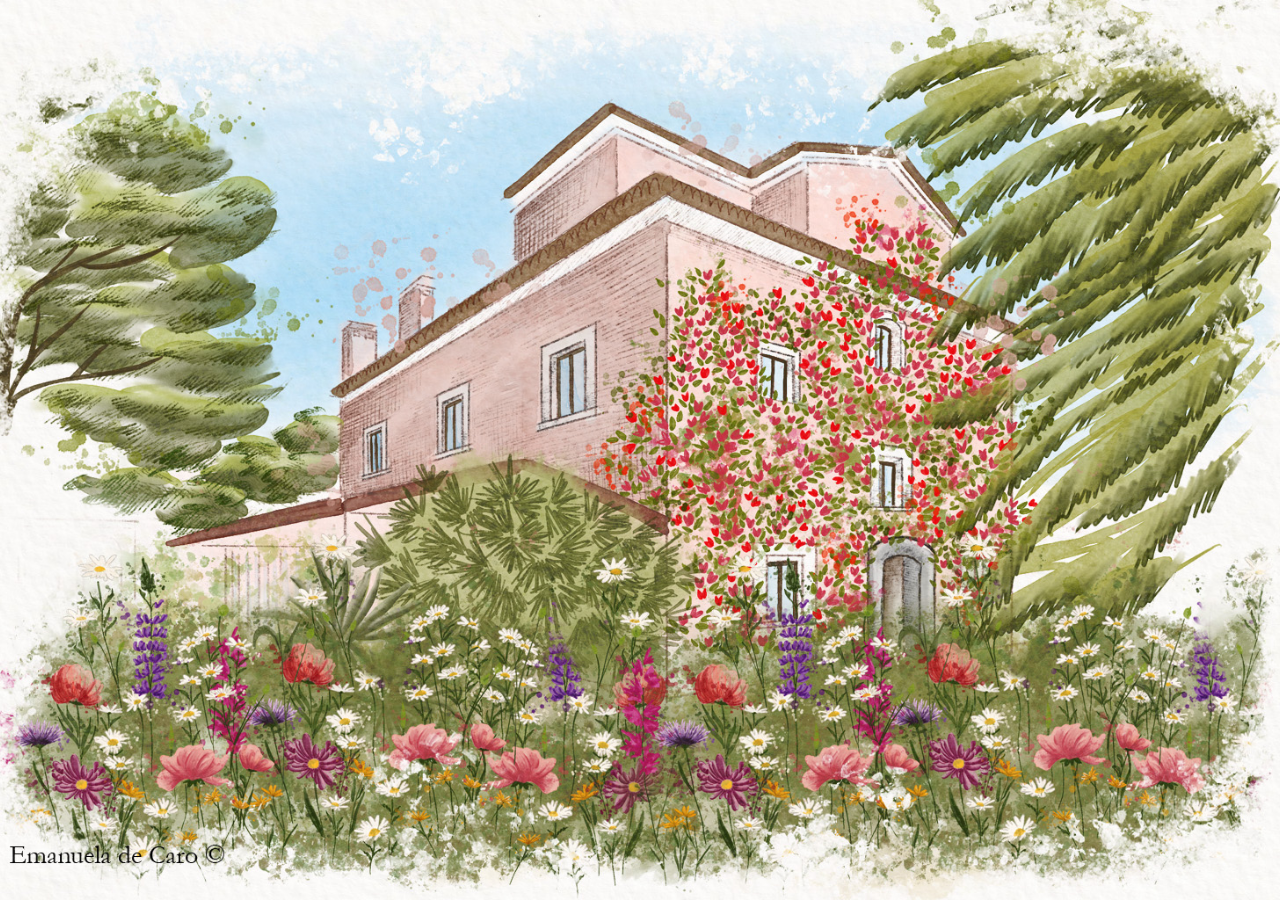
<file: it/index.html>
<!doctype html>
<html lang="it">
<head>
  <meta charset="utf-8" />
  <meta name="viewport" content="width=device-width, initial-scale=1" />
  <title>Francesca & Joris</title>

  <link rel="preconnect" href="https://fonts.googleapis.com">
  <link rel="preconnect" href="https://fonts.gstatic.com" crossorigin>
  <link href="https://fonts.googleapis.com/css2?family=Cormorant+Garamond:wght@400;500;600&family=Lora:wght@400;500;600&display=swap" rel="stylesheet">

  <style>
   :root{
  --background: 200 60% 95%;
  --foreground: 100 15% 24%;
  --card: 200 50% 92%;
  --accent: 195 55% 70%;
  --gold: 42 85% 55%;
  --gold-soft: 42 60% 70%;
  --countdown: 195 35% 50%;

  --font-display: "Cormorant Garamond", serif;
  --font-body: "Lora", serif;

  --shadow-soft: 0 2px 15px -3px rgba(58, 69, 52, .08), 0 4px 6px -2px rgba(58, 69, 52, .04);
  --shadow-elegant: 0 10px 40px -10px rgba(58, 69, 52, .15), 0 4px 15px -3px rgba(58, 69, 52, .08);

  --max: 1100px;

  --intro-open-duration: 300ms;
  --intro-fade-duration: 0ms;
}

    html{ height:100%; scroll-behavior:smooth; }
    body{
      margin:0;
      min-height:100%;
      background: hsl(var(--background));
      color: hsl(var(--foreground));
      font-family: var(--font-body);
      -webkit-font-smoothing: antialiased;
      -moz-osx-font-smoothing: grayscale;
      overflow-x:hidden;
    }

    /* haze */
    body::before, body::after{
      content:"";
      position:fixed;
      inset:0;
      pointer-events:none;
      z-index:0;
      opacity:.55;
    }
    body::before{
      background:
        radial-gradient(650px 460px at 12% 14%, hsla(var(--gold) / .14), transparent 60%),
        radial-gradient(650px 460px at 90% 20%, hsla(var(--accent) / .10), transparent 65%);
      filter: blur(1px);
    }
    body::after{
      background:
        radial-gradient(760px 560px at 85% 90%, hsla(var(--gold-soft) / .15), transparent 72%);
      filter: blur(1px);
    }

    /* topbar */
    .topbar{
      position:fixed;
      top:0; left:0; right:0;
      z-index:20;
      display:flex;
      justify-content:space-between;
      align-items:center;
      gap:12px;
      flex-wrap:wrap;
      padding:12px 12px;
      background: hsla(var(--background)/.82);
      backdrop-filter: blur(10px);
      border-bottom: 1px solid rgba(0,0,0,.08);
    }

    /* ✅ mobile-safe: horizontal scroll menu */
    .nav{
      display:flex;
      gap:14px;
      align-items:center;
      flex-wrap:nowrap;
      overflow-x:auto;
      -webkit-overflow-scrolling: touch;
      scrollbar-width: none;
      max-width: 72vw;
      padding-bottom: 2px;
    }
    .nav::-webkit-scrollbar{ display:none; }

    .lang{
      display:flex;
      gap:12px;
      align-items:center;
      flex-wrap:nowrap;
    }

    .nav a,.lang a{
      text-decoration:none;
      color:inherit;
      font-size:14px;
      font-family: var(--font-body);
      opacity:.95;
      white-space: nowrap;
      flex: 0 0 auto;
    }
    .lang a{ font-size:13px; opacity:.82; }
    .nav a:hover,.lang a:hover{ text-decoration:underline; text-underline-offset:4px; }
    .lang a.active{
      opacity:1;
      text-decoration: underline;
      text-decoration-thickness:2px;
      text-underline-offset:4px;
    }

    .musicBtn{
      border: none;
      background: transparent;
      font-size: 18px;
      cursor: pointer;
      opacity: 0.8;
      transition: transform .2s ease, opacity .2s ease;
      margin-left: 8px;
      color: inherit;
      padding: 0;
      line-height: 1;
    }
    .musicBtn:hover{
      transform: scale(1.1);
      opacity: 1;
    }

    /* pages */
    .pages{
      position:relative;
      z-index:1;
      height: 100vh;
      overflow-y: auto;
      scroll-snap-type: y mandatory;
      scroll-padding-top: 76px;
    }
    .page{
      min-height: 100vh;
      scroll-snap-align: start;
      display:flex;
      align-items:center;
      justify-content:center;
      padding: 96px 18px 60px;
      box-sizing:border-box;
      position: relative;
    }

    .content{
      width: min(var(--max), 100%);
      text-align:center;
      padding: 14px 10px;
      position: relative;
      z-index: 2;
    }

    /* ✅ base typography (desktop) */
    h2{
      font-family: var(--font-display);
      font-weight: 600;
      margin: 0 0 12px;
      font-size: 34px;
      letter-spacing: .02em;
    }
    p{
      margin: 10px 0;
      line-height: 1.75;
      font-size: 20px;
      color: hsla(var(--foreground)/.90);
    }

    /* Buttons */
    .btnRow{
      margin-top: 18px;
      display:flex;
      justify-content:center;
      gap: 12px;
      flex-wrap: wrap;
    }
    .btn{
      display:inline-flex;
      align-items:center;
      justify-content:center;
      padding: 1.05rem 1.35rem;
      border-radius: 999px;
      border: 1px solid rgba(0,0,0,.10);
      background: hsla(var(--background)/.55);
      box-shadow: var(--shadow-soft);
      color: inherit;
      text-decoration:none;
      transition: transform .2s ease, background .2s ease, box-shadow .2s ease;
      font-family: var(--font-body);
      font-size: 18px;
      cursor:pointer;
      min-width: 210px;
    }
    .btn:hover{
      transform: translateY(-1px);
      background: hsla(var(--gold-soft)/.24);
      box-shadow: var(--shadow-elegant);
    }
    .btn.primary{ background: hsla(var(--gold-soft)/.34); }

    /* Full-bleed hero */
    .fullBleed{
      width: 100vw;
      height: 100vh;
      position: relative;
      overflow:hidden;
    }
    .fullBleed img{
      width:100%;
      height:100%;
      object-fit: cover;
      display:block;
    }
    .overlayCenter{
      position:absolute;
      inset:0;
      display:grid;
      place-items:center;
      text-align:center;
      padding: 18px;
      background: radial-gradient(900px 650px at 50% 42%, rgba(0,0,0,.14), rgba(0,0,0,.05));
    }

    /* Hero text slide-up */
    .heroText{
      color: rgba(255,255,255,.96);
      max-width: 920px;
      padding: 10px 12px;
      opacity: 0;
      transform: translateY(26px);
      transition: opacity 900ms ease, transform 900ms ease;
      will-change: opacity, transform;
    }
    .heroText.in{
      opacity: 1;
      transform: translateY(0);
    }
    .heroText .top{
      font-family: var(--font-display);
      text-transform: uppercase;
      letter-spacing: .16em;
      font-size: 18px;
      opacity: .92;
      margin-bottom: 14px;
    }
    .heroText .nameLine{
      font-family: var(--font-display);
      font-weight: 500;
      font-size: clamp(52px, 7.2vw, 86px);
      line-height: 1.02;
      margin: 6px 0;
    }
    .heroText .and{
      font-family: var(--font-display);
      font-size: clamp(34px, 5.2vw, 52px);
      margin: 10px 0 4px;
      opacity: .96;
    }
    .heroText .date{
      font-family: var(--font-display);
      margin-top: 18px;
      font-size: clamp(22px, 3.6vw, 28px);
      letter-spacing: .06em;
      opacity: .92;
    }

    /* ✅ Combined Countdown + Details layout */
    .combo{
      display:flex;
      flex-direction:column;
      align-items:center;
      gap: 28px;
    }
    .divider{
      width: min(720px, 92%);
      height: 1px;
      background: rgba(0,0,0,.10);
      margin: 6px auto 0;
    }

    .countdown{
      margin-top: 10px;
      display:flex;
      justify-content:center;
      flex-wrap:wrap;
      gap: 26px;
      align-items:baseline;
    }
    .countdown .num{
      font-family: var(--font-display);
      font-size: 56px;
      color: hsl(var(--countdown));
    }
    .countdown .lbl{
      font-size: 14px;
      text-transform: uppercase;
      opacity: .72;
      margin-left: 8px;
      letter-spacing: .12em;
    }

    /* FAQ */
    details{
      width: min(900px, 100%);
      margin: 14px auto;
      padding: 12px 0;
      text-align:left;
      border-bottom: 1px solid rgba(0,0,0,.10);
    }
    details:last-of-type{ border-bottom:0; }
    summary{
      cursor:pointer;
      list-style:none;
      font-family: var(--font-display);
      font-weight: 600;
      font-size: 20px;
      display:flex;
      align-items:center;
      justify-content:space-between;
      gap: 10px;
    }
    summary::-webkit-details-marker{ display:none; }
    .chev{
      width: 12px;
      height: 12px;
      border-right: 2px solid hsla(var(--foreground)/.55);
      border-bottom: 2px solid hsla(var(--foreground)/.55);
      transform: rotate(45deg);
      transition: transform .2s ease;
      flex: 0 0 auto;
      margin-left: 10px;
    }
    details[open] .chev{ transform: rotate(225deg); }
    details p{ margin: 12px 0 6px; font-size: 16px; }

    /* Modal */
    .modalBackdrop{
      position: fixed;
      inset: 0;
      background: rgba(0,0,0,.45);
      display:none;
      align-items:center;
      justify-content:center;
      z-index: 9999;
      padding: 18px;
    }
    .modalBackdrop.show{ display:flex; }
    .modal{
      width: min(560px, 100%);
      background: hsl(var(--background));
      box-shadow: var(--shadow-elegant);
      border-radius: 16px;
      overflow:hidden;
      text-align:center;
    }
    .modalHead{
      padding: 14px 16px;
      display:flex;
      align-items:center;
      justify-content:space-between;
      gap: 10px;
      border-bottom: 1px solid rgba(0,0,0,.08);
    }
    .modalHead b{
      font-family: var(--font-display);
      font-size: 20px;
    }
    .close{
      border:0;
      background: transparent;
      font-size: 20px;
      line-height: 1;
      cursor:pointer;
      opacity:.75;
    }
    .close:hover{ opacity:1; }
    .modalBody{ padding: 14px 16px 16px; }
    .ibanBox{
      background: hsla(var(--card)/.60);
      padding: 14px;
      border-radius: 12px;
      font-family: var(--font-display);
      font-size: 18px;
      letter-spacing: .04em;
      word-break: break-word;
    }
    .modalSmall{ margin-top: 10px; opacity:.85; font-size: 16px; }
    .copyOk{ margin-left: 10px; font-size: 14px; opacity: .85; display:none; }
    .copyOk.show{ display:inline; }

    /* reveal */
    .reveal{ opacity:0; transform: translateY(14px); transition: opacity 700ms ease, transform 700ms ease; }
    .reveal.in{ opacity:1; transform: translateY(0); }

    /* ✅ INTRO: solo busta cliccabile */
     .intro{
      position:fixed;
      inset:0;
      z-index:99999;
      display:flex;
      align-items:center;
      justify-content:center;
      background: hsl(var(--background));
      overflow:hidden;
      cursor:pointer;
      touch-action: manipulation;
      padding: 0;
    }
    .envStage{
      width: 100vw;
      height: 100vh;
      max-width: none;
      margin: 0;
    }
    .envBase{
      width: 100%;
      height: 100%;
    }
    .envBase img{
      width:100%;
      height:100%;
      object-fit: cover;
      display:block;
      transform: none;
      user-select:none;
      -webkit-user-drag:none;
    }
    .intro.fade{
      opacity:0;
      visibility:hidden;
      transition: opacity 2s ease;
    }

    /* ✅ Hotel background Pic8 */
    .hotelBg{
      background-image: url("../Pic8.png");
      background-size: cover;
      background-position: center;
      background-repeat: no-repeat;
    }
    /* overlay per leggibilità */
    .hotelBg::before{
      content:"";
      position:absolute;
      inset:0;
      z-index:1;
      background: transparent;
      pointer-events:none;
    }
    /* testo bianco in Hotel */
    .hotelBg .content h2,
    .hotelBg .content p{
      color: rgba(255,255,255,.96);
    }

    /* ✅✅ Bottoni più leggibili nella sezione Hotel */
    .hotelBg .btn{
      background: rgba(255,255,255,.88);
      border: 1px solid rgba(255,255,255,.85);
      color: rgba(20, 25, 18, .95);
      box-shadow: 0 10px 30px rgba(0,0,0,.22);
    }
    .hotelBg .btn.primary{
      background: rgba(255,255,255,.94);
    }
    .hotelBg .btn:hover{
      background: rgba(255,255,255,.98);
      transform: translateY(-1px);
      box-shadow: 0 16px 40px rgba(0,0,0,.28);
    }
/* ✅ Regalo background Pic9 */
.giftBg{
  background-image: url("../Pic9.png");
  background-size: cover;
  background-position: center;
  background-repeat: no-repeat;
}
/* overlay per leggibilità */
.giftBg::before{
  content:"";
  position:absolute;
  inset:0;
  z-index:1;
  background: transparent;
  pointer-events:none;
}
/* testo bianco in Regalo */
.giftBg .content h2,
.giftBg .content p{
  color: rgba(255,255,255,.96);
}
/* bottoni più leggibili su sfondo */
.giftBg .btn{
  background: rgba(255,255,255,.88);
  border: 1px solid rgba(255,255,255,.85);
  color: rgba(20, 25, 18, .95);
  box-shadow: 0 10px 30px rgba(0,0,0,.22);
}
.giftBg .btn.primary{
  background: rgba(255,255,255,.94);
}
.giftBg .btn:hover{
  background: rgba(255,255,255,.98);
  transform: translateY(-1px);
  box-shadow: 0 16px 40px rgba(0,0,0,.28);
}

    /* ✅ Pic6 centrata */
    .pic6Wrap{
      width: min(920px, 100%);
      height: 48vh;
      min-height: 320px;
      margin: 26px auto 0;
      overflow:hidden;
      border-radius: 18px;
      box-shadow: var(--shadow-soft);
    }
    .pic6Wrap img{
      width:100%;
      height:100%;
      object-fit: cover;
      display:block;
    }

    /* ✅ MOBILE */
    @media (max-width: 860px){
      .page{ padding: 94px 14px 56px; }
      .content{ padding: 10px 6px; }

      h2{ font-size: 28px; }
      p{ font-size: 18px; line-height: 1.65; }

      .btn{
        min-width: unset;
        width: 100%;
        max-width: 420px;
        font-size: 17px;
        padding: .95rem 1.15rem;
      }

      .countdown{ gap: 18px; }
      .countdown .num{ font-size: 44px; }
      .countdown .lbl{ font-size: 12px; margin-left: 6px; }

      .heroText .top{ font-size: 15px; }
      .heroText .nameLine{ font-size: clamp(40px, 10vw, 62px); }
      .heroText .and{ font-size: clamp(26px, 7vw, 40px); }
      .heroText .date{ font-size: clamp(18px, 4.8vw, 22px); }

      .envStage{ max-width: 520px; }
      .pic6Wrap{ height: 38vh; min-height: 240px; border-radius: 16px; }

      .nav{ max-width: 68vw; }
    }

    @media (max-width: 380px){
      .nav{ max-width: 62vw; }
      h2{ font-size: 26px; }
      p{ font-size: 17px; }
      .countdown .num{ font-size: 40px; }
      .envStage{ max-width: 420px; }
    }
  </style>
</head>

<body>
<audio id="bgMusic" src="../musica.mp3"></audio>
  
  <!-- INTRO (shows only once per session) -->
  <div class="intro" id="intro" aria-label="Busta invito" role="button" tabindex="0">
    <div class="envStage">
      <div class="envBase">
        <img src="../Pic5.png" alt="Busta (tocca/clicca per aprire)">
      </div>
    </div>
  </div>

  <!-- fixed topbar -->
  <div class="topbar">
    <div class="nav">
      <a href="#home">Home</a>
      <a href="#info">Info</a>
      <a href="#alloggio">Hotel</a>
      <a href="#faq">FAQ</a>
      <a href="#regalo">Regalo</a>
      <a href="#rsvp">RSVP</a>
    </div>

    <!-- ✅ language links for structure: /it/index.html etc -->
   <div class="lang">
  <a class="active" href="./index.html">IT</a>
  <a href="../lt/index.html">LT</a>
  <a href="../en/index.html">EN</a>
  <a href="../de/index.html">DE</a>
  <button id="musicToggle" class="musicBtn" type="button" aria-label="Attiva o disattiva la musica">🔇</button>
</div>

  </div>

  <main class="pages" id="pages">

    <!-- PAGE 1: HERO -->
    <section class="page" id="home" aria-label="Copertina">
      <div class="fullBleed reveal">
        <img src="../Pic4.png" alt="Copertina">
        <div class="overlayCenter">
          <div class="heroText" id="heroText">
            <div class="top">Ci sposiamo!</div>
            <div class="nameLine">Francesca</div>
            <div class="and">e</div>
            <div class="nameLine">Joris</div>
            <div class="date">25 settembre 2026</div>
          </div>
        </div>
      </div>
    </section>

    <!-- PAGE 2 -->
    <section class="page" id="info" aria-label="Countdown e dettagli">
      <div class="content reveal">
        <div class="combo">
          <div>
            <h2>Countdown</h2>
            <p>per il giorno più speciale della nostra vita</p>

            <div class="countdown" aria-label="Countdown matrimonio">
              <div><span class="num" id="cd-days">—</span><span class="lbl">giorni</span></div>
              <div><span class="num" id="cd-hours">—</span><span class="lbl">ore</span></div>
              <div><span class="num" id="cd-mins">—</span><span class="lbl">min</span></div>
              <div><span class="num" id="cd-secs">—</span><span class="lbl">sec</span></div>
            </div>
          </div>

          <div class="divider" aria-hidden="true"></div>

          <div>
            <h2>La cerimonia ed i festeggiamenti si terranno</h2>
            <p><b>Venerdì 25 settembre 2026</b> · ore <b>16:00</b></p>
            <p><b>Capo Santa Fortunata</b> · Sorrento, Italy</p>

            <div class="btnRow">
              <a class="btn" href="https://www.caposantafortunata.com" target="_blank" rel="noopener noreferrer">Venue</a>
              <a class="btn" href="https://www.google.com/maps/dir//Capo+Santa+Fortunata+Relais,+Via+Calata+Punta+Capo,+13,+80067+Sorrento+NA,+Italia/"
                 target="_blank" rel="noopener noreferrer">Come raggiungerci</a>
            </div>

            <p style="margin-top:22px; opacity:.9;"></p>
          </div>
        </div>
      </div>
    </section>

    <!-- PAGE 3: HOTEL -->
    <section class="page hotelBg" id="alloggio" aria-label="Hotel">
      <div class="content reveal">
        <h2>Hotel</h2>
        <p>Consigliamo di soggiornare a Sorrento, idealmente vicino a Capo Santa Fortunata, dove troverete splendidi paesaggi e un comodo accesso alla location.</p>
        <p>   </p>

        <div class="btnRow">
          <a class="btn primary"
             href="https://www.booking.com/searchresults.it.html?ss=Capo%20Santa%20Fortunata%20Relais%2C%20Sorrento"
             target="_blank" rel="noopener noreferrer">
            Booking
          </a>
        </div>
      </div>
    </section>

    <!-- PAGE 4: FAQ -->
    <section class="page" id="faq" aria-label="FAQ">
      <div class="content reveal">
        <h2>Domande frequenti</h2>

        <details>
          <summary>Dress Code & Style <span class="chev" aria-hidden="true"></span></summary>
          <p>Pensa a un look formale con un tocco di eleganza—stiamo festeggiando con stile!</p>
        </details>

        <details>
          <summary>Qualche consiglio sulle scarpe? <span class="chev" aria-hidden="true"></span></summary>
          <p>
            La celebrazione si svolgerà in giardino, consigliamo scarpe chic ma comode (il tuo “io futuro” ti ringrazierà sulla pista da ballo).
          </p>
        </details>

        <details>
          <summary>Il matrimonio sarà al chiuso o all’aperto? <span class="chev" aria-hidden="true"></span></summary>
          <p>Festeggeremo all’aperto e, con il calare della sera, potrebbe rinfrescare. 
            Una giacca leggera o uno scialle sono un’ottima idea.</p>
        </details>

        <details>
          <summary>A che ora dovrei arrivare? <span class="chev" aria-hidden="true"></span></summary>
          <p>La cerimonia inizierà puntualmente alle 16:00, ma vi accogliamo calorosamente già dalle 15:00 per ambientarvi, socializzare e godervi il meraviglioso paesaggio.</p>
        </details>
        
        <details>
          <summary>Cosa succede se arrivo in ritardo? <span class="chev" aria-hidden="true"></span></summary>
          <p>Diciamo solo che… il vostro status di amici e familiari adorati potrebbe essere rivalutato per le prossime tre generazioni.</p>
        </details>
        
        <details>
          <summary>È disponibile un parcheggio? <span class="chev" aria-hidden="true"></span></summary>
          <p>Sì, è disponibile un parcheggio presso la location. 
            Se prevedete di arrivare in auto, vi chiediamo gentilmente di comunicarcelo in anticipo.</p>
        </details> 
        
        <details>
          <summary>Ci saranno opzioni per le preferenze alimentari?  <span class="chev" aria-hidden="true"></span></summary>
          <p>Certamente—saranno disponibili opzioni vegetariane e senza glutine, insieme a un open bar per accompagnare i festeggiamenti. 
            Vi chiediamo gentilmente di compilare il modulo online così da potervi accogliere al meglio.</p>
        </details>
        
        <details>
          <summary>Posso portare un accompagnatore e i bambini? <span class="chev" aria-hidden="true"></span></summary>
          <p>Certo—partner e piccolini  sono i benvenuti. Vi chiediamo solo di comunicarcelo in anticipo, così da organizzare tutto al meglio.</p>
        </details>
        
        <details>
          <summary>Com’è il clima a Sorrento a settembre? <span class="chev" aria-hidden="true"></span></summary>
          <p>A metà settembre Sorrento è generalmente calda, luminosa e molto piacevole, con temperature diurne intorno ai 24–28°C e una leggera brezza marina. 
            Le serate possono essere un po’ più fresche e romantiche, quindi uno strato leggero è perfetto.</p>
        </details>

                <details>
          <summary>Gli ospiti possono scattare foto durante il matrimonio? <span class="chev" aria-hidden="true"></span></summary>
          <p>Assolutamente sì—catturate tutti i momenti più belli! L’unica richiesta: condividete le vostre foto con noi, non vediamo l’ora di vivere la giornata anche attraverso i vostri occhi.</p>
        </details>

                <details>
          <summary>Quando e come devo confermare la mia presenza (RSVP)? <span class="chev" aria-hidden="true"></span></summary>
          <p>Vi chiediamo gentilmente di confermare la vostra presenza entro e non oltre 6 settimane prima del matrimonio (metà agosto). 
            Vi invitiamo a compilare il modulo online sul nostro sito—promettiamo che sarà veloce e semplice.</p>
        </details>


          <details>
          <summary>Avete preferenze per i regali? <span class="chev" aria-hidden="true"></span></summary>
          <p>La vostra presenza è per noi il dono più prezioso. 
            Tuttavia, se desiderate festeggiare con noi anche in altro modo, un contributo in contanti o tramite bonifico sarà molto apprezzato.</p>
        </details> 
      </div>
    </section>

    <!-- PAGE 5: REGALO -->
    <section class="page giftBg" id="regalo" aria-label="Regalo">
      <div class="content reveal">
        <h2>Regalo</h2>
        <p>L'amore è il dono più grande.
Siamo davvero felici di condividere questa gioia con voi.</p>
        <p>Se desiderate farci un regalo, apprezzeremo molto il vostro pensiero.</p>

        <div class="btnRow">
          <button class="btn primary" id="openIban" type="button">IBAN</button>
        </div>
      </div>
    </section>

    <!-- PAGE 6: RSVP -->
    <section class="page" id="rsvp" aria-label="RSVP">
      <div class="content reveal">
        <h2>RSVP</h2>
         <p>La vostra presenza sarà per noi un dono prezioso, parte di un ricordo che porteremo nel cuore per sempre.</p>
          <p> Aspettiamo con gioia la vostra conferma</p>
        <p></p>

        <div class="btnRow">
          <a class="btn primary" href="https://forms.gle/h6XL3gbPdXJWDUQN8" target="_blank" rel="noopener noreferrer">
            Conferma qui la tua partecipazione
          </a>
        </div>

        <div class="pic6Wrap" aria-label="Foto finale">
          <img src="../Pic6.png" alt="Foto finale">
        </div>
      </div>
    </section>

  </main>

  <!-- IBAN Modal -->
  <div class="modalBackdrop" id="ibanModal" role="dialog" aria-modal="true" aria-label="IBAN">
    <div class="modal">
      <div class="modalHead">
        <b>Dettagli IBAN</b>
        <button class="close" id="closeIban" aria-label="Chiudi">×</button>
      </div>
      <div class="modalBody">
        <div class="ibanBox" id="ibanText">DE52590700700044694800</div>
        <div class="modalSmall">Intestatario: <b>Francesca Vitulli Joris Alisauskas</b></div>

        <div class="btnRow" style="justify-content:center;margin-top:12px;">
          <button class="btn" id="copyIban" type="button">Copia IBAN</button>
          <span class="copyOk" id="copyOk">Copiato ✅</span>
        </div>
      </div>
    </div>
  </div>

  <script>
    // Intro: shows only once per session (so switching EN->IT won't show envelope again)
    (function(){
      const intro = document.getElementById("intro");
      const ht = document.getElementById("heroText");
      const music = document.getElementById("bgMusic");
      const musicBtn = document.getElementById("musicToggle");
      let done = false;

      function updateMusicButton(){
        if(!musicBtn || !music) return;
        musicBtn.textContent = music.paused ? "🎶" : "🎶";
      }

      function playMusicFrom18(){
        if(!music) return;
        music.currentTime = 18;
        music.volume = 0;
        music.play().then(() => {
          let v = 0;
          const fade = setInterval(() => {
            if(v < 0.4){
              v += 0.02;
              music.volume = Math.min(v, 0.4);
            } else {
              clearInterval(fade);
            }
          }, 120);
          updateMusicButton();
        }).catch(()=>{});
      }

      function enter(){
        if(done) return;
        done = true;

        playMusicFrom18();

        sessionStorage.setItem("introSeen", "1");

        if(ht) requestAnimationFrame(() => ht.classList.add("in"));

        intro.classList.add("fade");

        setTimeout(() => {
          intro.style.display = "none";
        }, 2000);

        const home = document.getElementById("home");
        if(home) home.scrollIntoView({ behavior: "smooth", block: "start" });
      }

      if (sessionStorage.getItem("introSeen") === "1") {
        intro.style.display = "none";
        if(ht) requestAnimationFrame(() => ht.classList.add("in"));
      } else {
        intro.addEventListener("click", enter);
        intro.addEventListener("keydown", (e) => {
          if(e.key === "Enter" || e.key === " ") enter();
        });
      }

      if(musicBtn && music){
        updateMusicButton();

        musicBtn.addEventListener("click", () => {
          if(music.paused){
            playMusicFrom18();
          } else {
            music.pause();
            updateMusicButton();
          }
        });

        music.addEventListener("pause", updateMusicButton);
        music.addEventListener("play", updateMusicButton);
      }
    })();

    // Countdown
    (function(){
      const wedding = new Date("2026-09-25T16:00:00+02:00");
      const elDays  = document.getElementById("cd-days");
      const elHours = document.getElementById("cd-hours");
      const elMins  = document.getElementById("cd-mins");
      const elSecs  = document.getElementById("cd-secs");
      const pad = n => String(n).padStart(2,"0");

      function tick(){
        const diff = wedding - new Date();
        if(diff <= 0){
          elDays.textContent = "0";
          elHours.textContent = "00";
          elMins.textContent = "00";
          elSecs.textContent = "00";
          return;
        }
        const t = Math.floor(diff / 1000);
        elDays.textContent  = Math.floor(t / 86400);
        elHours.textContent = pad(Math.floor((t % 86400) / 3600));
        elMins.textContent  = pad(Math.floor((t % 3600) / 60));
        elSecs.textContent  = pad(t % 60);
      }
      tick();
      setInterval(tick, 1000);
    })();

    // Reveal
    (function(){
      const els = document.querySelectorAll(".reveal");
      const io = new IntersectionObserver((entries) => {
        entries.forEach(e => {
          if(e.isIntersecting){
            e.target.classList.add("in");
          }
        });
      }, { threshold: 0.35 });
      els.forEach(el => io.observe(el));
    })();

    // IBAN modal
    (function(){
      const modal = document.getElementById("ibanModal");
      const openBtn = document.getElementById("openIban");
      const closeBtn = document.getElementById("closeIban");
      const copyBtn = document.getElementById("copyIban");
      const ibanText = document.getElementById("ibanText");
      const copyOk = document.getElementById("copyOk");

      function open(){
        modal.classList.add("show");
        copyOk.classList.remove("show");
      }
      function close(){
        modal.classList.remove("show");
      }

      openBtn.addEventListener("click", open);
      closeBtn.addEventListener("click", close);
      modal.addEventListener("click", (e) => { if(e.target === modal) close(); });
      document.addEventListener("keydown", (e) => { if(e.key === "Escape") close(); });

      copyBtn.addEventListener("click", async () => {
        try{
          await navigator.clipboard.writeText(ibanText.textContent.trim());
          copyOk.classList.add("show");
          setTimeout(() => copyOk.classList.remove("show"), 1800);
        }catch(err){
          const range = document.createRange();
          range.selectNodeContents(ibanText);
          const sel = window.getSelection();
          sel.removeAllRanges();
          sel.addRange(range);
          document.execCommand("copy");
          sel.removeAllRanges();
          copyOk.classList.add("show");
          setTimeout(() => copyOk.classList.remove("show"), 1800);
        }
      });
    })();
  </script>
</body>
</html>
</file>
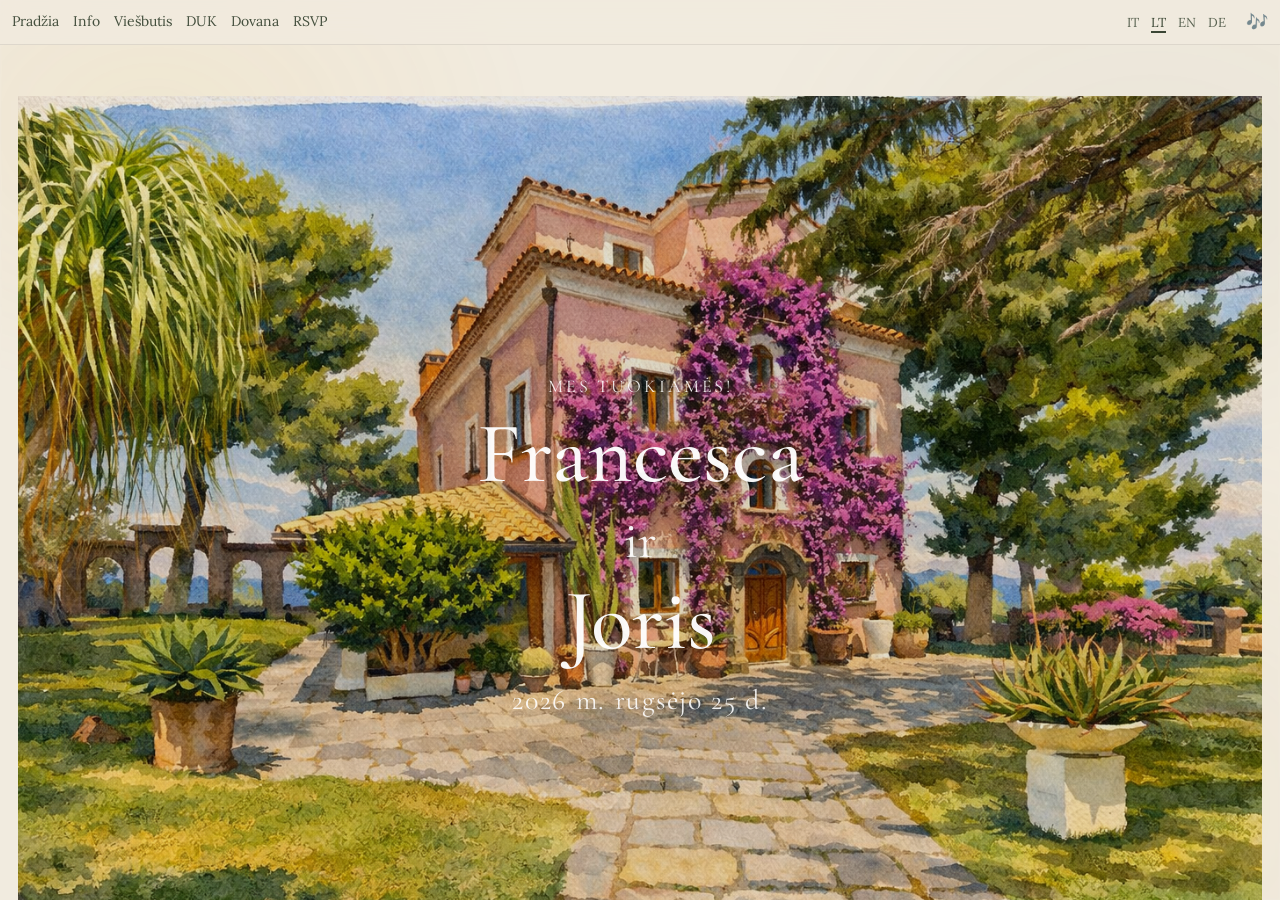
<file: lt/index.html>
<!doctype html>
<html lang="lt">
<head>
  <meta charset="utf-8" />
  <meta name="viewport" content="width=device-width, initial-scale=1" />
  <title>Francesca & Joris</title>

  <link rel="preconnect" href="https://fonts.googleapis.com">
  <link rel="preconnect" href="https://fonts.gstatic.com" crossorigin>
  <link href="https://fonts.googleapis.com/css2?family=Cormorant+Garamond:wght@400;500;600&family=Lora:wght@400;500;600&display=swap" rel="stylesheet">

  <style>
    :root{
      --background: 40 39% 91%;
      --foreground: 100 15% 24%;
      --card: 40 35% 88%;
      --accent: 77 15% 50%;
      --gold: 42 85% 55%;
      --gold-soft: 42 60% 70%;
      --countdown: 72 16% 43%;

      --font-display: "Cormorant Garamond", serif;
      --font-body: "Lora", serif;

      --shadow-soft: 0 2px 15px -3px rgba(58, 69, 52, .08), 0 4px 6px -2px rgba(58, 69, 52, .04);
      --shadow-elegant: 0 10px 40px -10px rgba(58, 69, 52, .15), 0 4px 15px -3px rgba(58, 69, 52, .08);

      --max: 1100px;
    }

    html{ height:100%; scroll-behavior:smooth; }
    body{
      margin:0;
      min-height:100%;
      background: hsl(var(--background));
      color: hsl(var(--foreground));
      font-family: var(--font-body);
      -webkit-font-smoothing: antialiased;
      -moz-osx-font-smoothing: grayscale;
      overflow-x:hidden;
    }

    /* haze */
    body::before, body::after{
      content:"";
      position:fixed;
      inset:0;
      pointer-events:none;
      z-index:0;
      opacity:.55;
    }
    body::before{
      background:
        radial-gradient(650px 460px at 12% 14%, hsla(var(--gold) / .14), transparent 60%),
        radial-gradient(650px 460px at 90% 20%, hsla(var(--accent) / .10), transparent 65%);
      filter: blur(1px);
    }
    body::after{
      background:
        radial-gradient(760px 560px at 85% 90%, hsla(var(--gold-soft) / .15), transparent 72%);
      filter: blur(1px);
    }

    /* topbar */
    .topbar{
      position:fixed;
      top:0; left:0; right:0;
      z-index:20;
      display:flex;
      justify-content:space-between;
      align-items:center;
      gap:12px;
      flex-wrap:wrap;
      padding:12px 12px;
      background: hsla(var(--background)/.82);
      backdrop-filter: blur(10px);
      border-bottom: 1px solid rgba(0,0,0,.08);
    }

    /* ✅ mobile-safe: horizontal scroll menu */
    .nav{
      display:flex;
      gap:14px;
      align-items:center;
      flex-wrap:nowrap;
      overflow-x:auto;
      -webkit-overflow-scrolling: touch;
      scrollbar-width: none;
      max-width: 72vw;
      padding-bottom: 2px;
    }
    .nav::-webkit-scrollbar{ display:none; }

    .lang{
      display:flex;
      gap:12px;
      align-items:center;
      flex-wrap:nowrap;
    }

    .nav a,.lang a{
      text-decoration:none;
      color:inherit;
      font-size:14px;
      font-family: var(--font-body);
      opacity:.95;
      white-space: nowrap;
      flex: 0 0 auto;
    }
    .lang a{ font-size:13px; opacity:.82; }
    .nav a:hover,.lang a:hover{ text-decoration:underline; text-underline-offset:4px; }
    .lang a.active{
      opacity:1;
      text-decoration: underline;
      text-decoration-thickness:2px;
      text-underline-offset:4px;
    }

    .musicBtn{
      border: none;
      background: transparent;
      font-size: 18px;
      cursor: pointer;
      opacity: 0.8;
      transition: transform .2s ease, opacity .2s ease;
      margin-left: 8px;
      color: inherit;
      padding: 0;
      line-height: 1;
    }
    .musicBtn:hover{
      transform: scale(1.1);
      opacity: 1;
    }

    /* pages */
    .pages{
      position:relative;
      z-index:1;
      height: 100vh;
      overflow-y: auto;
      scroll-snap-type: y mandatory;
      scroll-padding-top: 76px;
    }
    .page{
      min-height: 100vh;
      scroll-snap-align: start;
      display:flex;
      align-items:center;
      justify-content:center;
      padding: 96px 18px 60px;
      box-sizing:border-box;
      position: relative;
    }

    .content{
      width: min(var(--max), 100%);
      text-align:center;
      padding: 14px 10px;
      position: relative;
      z-index: 2;
    }

    /* typography */
    h2{
      font-family: var(--font-display);
      font-weight: 600;
      margin: 0 0 12px;
      font-size: 34px;
      letter-spacing: .02em;
    }
    p{
      margin: 10px 0;
      line-height: 1.75;
      font-size: 20px;
      color: hsla(var(--foreground)/.90);
    }

    /* Buttons */
    .btnRow{
      margin-top: 18px;
      display:flex;
      justify-content:center;
      gap: 12px;
      flex-wrap: wrap;
    }
    .btn{
      display:inline-flex;
      align-items:center;
      justify-content:center;
      padding: 1.05rem 1.35rem;
      border-radius: 999px;
      border: 1px solid rgba(0,0,0,.10);
      background: hsla(var(--background)/.55);
      box-shadow: var(--shadow-soft);
      color: inherit;
      text-decoration:none;
      transition: transform .2s ease, background .2s ease, box-shadow .2s ease;
      font-family: var(--font-body);
      font-size: 18px;
      cursor:pointer;
      min-width: 210px;
    }
    .btn:hover{
      transform: translateY(-1px);
      background: hsla(var(--gold-soft)/.24);
      box-shadow: var(--shadow-elegant);
    }
    .btn.primary{ background: hsla(var(--gold-soft)/.34); }

    /* Full-bleed hero */
    .fullBleed{
      width: 100vw;
      height: 100vh;
      position: relative;
      overflow:hidden;
    }
    .fullBleed img{
      width:100%;
      height:100%;
      object-fit: cover;
      display:block;
    }
    .overlayCenter{
      position:absolute;
      inset:0;
      display:grid;
      place-items:center;
      text-align:center;
      padding: 18px;
      background: radial-gradient(900px 650px at 50% 42%, rgba(0,0,0,.14), rgba(0,0,0,.05));
    }

    /* Hero text slide-up */
    .heroText{
      color: rgba(255,255,255,.96);
      max-width: 920px;
      padding: 10px 12px;
      opacity: 0;
      transform: translateY(26px);
      transition: opacity 900ms ease, transform 900ms ease;
      will-change: opacity, transform;
    }
    .heroText.in{
      opacity: 1;
      transform: translateY(0);
    }
    .heroText .top{
      font-family: var(--font-display);
      text-transform: uppercase;
      letter-spacing: .16em;
      font-size: 18px;
      opacity: .92;
      margin-bottom: 14px;
    }
    .heroText .nameLine{
      font-family: var(--font-display);
      font-weight: 500;
      font-size: clamp(52px, 7.2vw, 86px);
      line-height: 1.02;
      margin: 6px 0;
    }
    .heroText .and{
      font-family: var(--font-display);
      font-size: clamp(34px, 5.2vw, 52px);
      margin: 10px 0 4px;
      opacity: .96;
    }
    .heroText .date{
      font-family: var(--font-display);
      margin-top: 18px;
      font-size: clamp(22px, 3.6vw, 28px);
      letter-spacing: .06em;
      opacity: .92;
    }

    /* Combined Countdown + Details */
    .combo{
      display:flex;
      flex-direction:column;
      align-items:center;
      gap: 28px;
    }
    .divider{
      width: min(720px, 92%);
      height: 1px;
      background: rgba(0,0,0,.10);
      margin: 6px auto 0;
    }
    .countdown{
      margin-top: 10px;
      display:flex;
      justify-content:center;
      flex-wrap:wrap;
      gap: 26px;
      align-items:baseline;
    }
    .countdown .num{
      font-family: var(--font-display);
      font-size: 56px;
      color: hsl(var(--countdown));
    }
    .countdown .lbl{
      font-size: 14px;
      text-transform: uppercase;
      opacity: .72;
      margin-left: 8px;
      letter-spacing: .12em;
    }

    /* FAQ */
    details{
      width: min(900px, 100%);
      margin: 14px auto;
      padding: 12px 0;
      text-align:left;
      border-bottom: 1px solid rgba(0,0,0,.10);
    }
    details:last-of-type{ border-bottom:0; }
    summary{
      cursor:pointer;
      list-style:none;
      font-family: var(--font-display);
      font-weight: 600;
      font-size: 20px;
      display:flex;
      align-items:center;
      justify-content:space-between;
      gap: 10px;
    }
    summary::-webkit-details-marker{ display:none; }
    .chev{
      width: 12px;
      height: 12px;
      border-right: 2px solid hsla(var(--foreground)/.55);
      border-bottom: 2px solid hsla(var(--foreground)/.55);
      transform: rotate(45deg);
      transition: transform .2s ease;
      flex: 0 0 auto;
      margin-left: 10px;
    }
    details[open] .chev{ transform: rotate(225deg); }
    details p{ margin: 12px 0 6px; font-size: 16px; }

    /* Modal */
    .modalBackdrop{
      position: fixed;
      inset: 0;
      background: rgba(0,0,0,.45);
      display:none;
      align-items:center;
      justify-content:center;
      z-index: 9999;
      padding: 18px;
    }
    .modalBackdrop.show{ display:flex; }
    .modal{
      width: min(560px, 100%);
      background: hsl(var(--background));
      box-shadow: var(--shadow-elegant);
      border-radius: 16px;
      overflow:hidden;
      text-align:center;
    }
    .modalHead{
      padding: 14px 16px;
      display:flex;
      align-items:center;
      justify-content:space-between;
      gap: 10px;
      border-bottom: 1px solid rgba(0,0,0,.08);
    }
    .modalHead b{
      font-family: var(--font-display);
      font-size: 20px;
    }
    .close{
      border:0;
      background: transparent;
      font-size: 24px;
      line-height: 1;
      cursor:pointer;
      opacity:.75;
    }
    .close:hover{ opacity:1; }
    .modalBody{ padding: 14px 16px 16px; }
    .ibanBox{
      background: hsla(var(--card)/.60);
      padding: 14px;
      border-radius: 12px;
      font-family: var(--font-display);
      font-size: 18px;
      letter-spacing: .04em;
      word-break: break-word;
    }
    .modalSmall{ margin-top: 10px; opacity:.85; font-size: 16px; }
    .copyOk{ margin-left: 10px; font-size: 14px; opacity: .85; display:none; }
    .copyOk.show{ display:inline; }

    /* reveal */
    .reveal{ opacity:0; transform: translateY(14px); transition: opacity 700ms ease, transform 700ms ease; }
    .reveal.in{ opacity:1; transform: translateY(0); }

    /* Hotel background Pic8 */
    .hotelBg{
      background-image: url("../Pic8.png");
      background-size: cover;
      background-position: center;
      background-repeat: no-repeat;
    }
    .hotelBg::before{
      content:"";
      position:absolute;
      inset:0;
      z-index:1;
      background: transparent;
      pointer-events:none;
    }
    .hotelBg .content h2,
    .hotelBg .content p{
      color: rgba(255,255,255,.96);
    }

    /* Buttons more readable on Hotel bg */
    .hotelBg .btn{
      background: rgba(255,255,255,.88);
      border: 1px solid rgba(255,255,255,.85);
      color: rgba(20, 25, 18, .95);
      box-shadow: 0 10px 30px rgba(0,0,0,.22);
    }
    .hotelBg .btn.primary{ background: rgba(255,255,255,.94); }
    .hotelBg .btn:hover{
      background: rgba(255,255,255,.98);
      transform: translateY(-1px);
      box-shadow: 0 16px 40px rgba(0,0,0,.28);
    }

    /* ✅ Gift background Pic9 */
    .giftBg{
      background-image: url("../Pic9.png");
      background-size: cover;
      background-position: center;
      background-repeat: no-repeat;
    }
    .giftBg::before{
      content:"";
      position:absolute;
      inset:0;
      z-index:1;
      background: transparent;
      pointer-events:none;
    }
    .giftBg .content h2,
    .giftBg .content p{
      color: rgba(255,255,255,.96);
    }
    .giftBg .btn{
      background: rgba(255,255,255,.88);
      border: 1px solid rgba(255,255,255,.85);
      color: rgba(20, 25, 18, .95);
      box-shadow: 0 10px 30px rgba(0,0,0,.22);
    }
    .giftBg .btn.primary{ background: rgba(255,255,255,.94); }
    .giftBg .btn:hover{
      background: rgba(255,255,255,.98);
      transform: translateY(-1px);
      box-shadow: 0 16px 40px rgba(0,0,0,.28);
    }

    /* Pic6 centered */
    .pic6Wrap{
      width: min(920px, 100%);
      height: 48vh;
      min-height: 320px;
      margin: 26px auto 0;
      overflow:hidden;
      border-radius: 18px;
      box-shadow: var(--shadow-soft);
    }
    .pic6Wrap img{
      width:100%;
      height:100%;
      object-fit: cover;
      display:block;
    }

    /* MOBILE */
    @media (max-width: 860px){
      .page{ padding: 94px 14px 56px; }
      .content{ padding: 10px 6px; }

      h2{ font-size: 28px; }
      p{ font-size: 18px; line-height: 1.65; }

      .btn{
        min-width: unset;
        width: 100%;
        max-width: 420px;
        font-size: 17px;
        padding: .95rem 1.15rem;
      }

      .countdown{ gap: 18px; }
      .countdown .num{ font-size: 44px; }
      .countdown .lbl{ font-size: 12px; margin-left: 6px; }

      .heroText .top{ font-size: 15px; }
      .heroText .nameLine{ font-size: clamp(40px, 10vw, 62px); }
      .heroText .and{ font-size: clamp(26px, 7vw, 40px); }
      .heroText .date{ font-size: clamp(18px, 4.8vw, 22px); }

      .pic6Wrap{ height: 38vh; min-height: 240px; border-radius: 16px; }
      .nav{ max-width: 68vw; }
    }

    @media (max-width: 380px){
      .nav{ max-width: 62vw; }
      h2{ font-size: 26px; }
      p{ font-size: 17px; }
      .countdown .num{ font-size: 40px; }
    }
  </style>
</head>

<body>
<audio id="bgMusic" src="../musica.mp3"></audio>

  <div class="topbar">
    <div class="nav">
      <a href="#home">Pradžia</a>
      <a href="#info">Info</a>
      <a href="#alloggio">Viešbutis</a>
      <a href="#faq">DUK</a>
      <a href="#regalo">Dovana</a>
      <a href="#rsvp">RSVP</a>
    </div>

    <div class="lang">
      <a href="../it/index.html">IT</a>
      <a class="active" href="./index.html">LT</a>
      <a href="../en/index.html">EN</a>
      <a href="../de/index.html">DE</a>

      <button id="musicToggle"
              class="musicBtn"
              type="button"
              aria-label="Įjungti arba išjungti muziką">
        🎶
      </button>
    </div>
  </div>

  <main class="pages" id="pages">

    <section class="page" id="home" aria-label="Pradžia">
      <div class="fullBleed reveal">
        <img src="../Pic4.png" alt="Viršelis">
        <div class="overlayCenter">
          <div class="heroText" id="heroText">
            <div class="top">Mes tuokiamės!</div>
            <div class="nameLine">Francesca</div>
            <div class="and">ir</div>
            <div class="nameLine">Joris</div>
            <div class="date">2026 m. rugsėjo 25 d.</div>
          </div>
        </div>
      </div>
    </section>

    <section class="page" id="info" aria-label="Atgalinis skaičiavimas ir detalės">
      <div class="content reveal">
        <div class="combo">
          <div>
            <h2>Atgalinis skaičiavimas</h2>
            <p>iki ypatingiausios mūsų gyvenimo dienos</p>

            <div class="countdown" aria-label="Vestuvių atgalinis skaičiavimas">
              <div><span class="num" id="cd-days">—</span><span class="lbl">dienos</span></div>
              <div><span class="num" id="cd-hours">—</span><span class="lbl">val.</span></div>
              <div><span class="num" id="cd-mins">—</span><span class="lbl">min.</span></div>
              <div><span class="num" id="cd-secs">—</span><span class="lbl">sek.</span></div>
            </div>
          </div>

          <div class="divider" aria-hidden="true"></div>

          <div>
            <h2>Vestuvių ceremonija ir šventė vyks</h2>
            <p><b>2026 m. rugsėjo 25 d., penktadienis</b> · <b>16:00</b></p>
            <p><b>Capo Santa Fortunata</b> · Sorrento, Italija</p>

            <div class="btnRow">
              <a class="btn" href="https://www.caposantafortunata.com" target="_blank" rel="noopener noreferrer">Vieta</a>
              <a class="btn" href="https://www.google.com/maps/dir//Capo+Santa+Fortunata+Relais,+Via+Calata+Punta+Capo,+13,+80067+Sorrento+NA,+Italia/"
                 target="_blank" rel="noopener noreferrer">Maršrutas</a>
            </div>

            <p style="margin-top:22px; opacity:.9;"></p>
          </div>
        </div>
      </div>
    </section>

    <section class="page hotelBg" id="alloggio" aria-label="Viešbutis">
      <div class="content reveal">
        <h2>Viešbutis</h2>
        <p>Rekomenduojame apsistoti Sorrente, pageidautina netoli Capo Santa Fortunata, kur rasite nuostabius vaizdus ir patogų susisiekimą su šventės vieta. Jūsų patogumui mūsų svetainėje rasite rezervacijos nuorodą su mūsų rekomenduojamomis apgyvendinimo vietomis.</p>
        <p> </p>

        <div class="btnRow">
          <a class="btn primary"
             href="https://www.booking.com/searchresults.it.html?ss=Capo%20Santa%20Fortunata%20Relais%2C%20Sorrento"
             target="_blank" rel="noopener noreferrer">
            Booking
          </a>
        </div>
      </div>
    </section>

    <!-- PAGE 4: DUK -->
    <section class="page" id="faq" aria-label="DUK">
      <div class="content reveal">
        <h2>Dažniausiai užduodami klausimai</h2>

        <details>
          <summary>Dress Code & Style <span class="chev" aria-hidden="true"></span></summary>
          <p>Rinkitės formalų aprangos stilių su elegancijos akcentu—švęsime stilingai!</p>
        </details>

        <details>
          <summary>Ar turite patarimų dėl batų? <span class="chev" aria-hidden="true"></span></summary>
          <p>
            Kadangi šventė vyks sode, rekomenduojame rinktis elegantiškus, bet patogius batus (jūsų ateities „aš“ jums padėkos šokių aikštelėje).
          </p>
        </details>

        <details>
          <summary>Ar vestuvės vyks viduje ar lauke? <span class="chev" aria-hidden="true"></span></summary>
          <p>Švęsime lauke, o vakarui artėjant gali šiek tiek atvėsti. 
            Lengvas švarkelis ar skara būtų puikus pasirinkimas.</p>
        </details>

        <details>
          <summary>Kada turėčiau atvykti? <span class="chev" aria-hidden="true"></span></summary>
          <p>Šventė prasidės tiksliai 16:00, tačiau maloniai kviečiame atvykti nuo 15:00, kad galėtumėte įsikurti, pabendrauti ir pasimėgauti atmosfera.</p>
        </details>
        
        <details>
          <summary>Kas nutiks, jei vėluosiu? <span class="chev" aria-hidden="true"></span></summary>
          <p>Tarkime taip… jūsų mylimų draugų ir šeimos narių statusas gali būti peržiūrėtas ateinančioms trims kartoms.</p>
        </details>
        
        <details>
          <summary>Ar bus organizuojamas transportas? <span class="chev" aria-hidden="true"></span></summary>
          <p>Jei iš anksto pasidalinsite savo skrydžio informacija, mielai suorganizuosime transportą iki šventės vietos—jums beliks atvykti ir mėgautis.</p>
        </details>
        
        <details>
          <summary>Ar yra automobilių stovėjimo aikštelė? <span class="chev" aria-hidden="true"></span></summary>
          <p>Taip, vietoje yra automobilių stovėjimo aikštelė. 
            Jei planuojate atvykti automobiliu, prašome apie tai pranešti iš anksto.</p>
        </details> 
        
        <details>
          <summary>Ar bus pasirinkimų pagal mitybos poreikius?  <span class="chev" aria-hidden="true"></span></summary>
          <p>Žinoma—bus vegetariškų ir be glitimo patiekalų, taip pat atviras baras, kad šventė būtų dar smagesnė. 
            Maloniai prašome užpildyti internetinę formą, kad galėtume jumis kuo geriau pasirūpinti.</p>
        </details>
        
        
        <details>
          <summary>Ar galiu atsivesti palydovą ar vaikus? <span class="chev" aria-hidden="true"></span></summary>
          <p>Žinoma—partneriai ir vaikai yra labai laukiami. Prašome tik iš anksto pranešti, kad galėtume viską gražiai suplanuoti.</p>
        </details>
        
        <details>
          <summary>Koks oras Sorrente rugsėjį? <span class="chev" aria-hidden="true"></span></summary>
          <p>Rugsėjo viduryje Sorrente paprastai būna šilta, saulėta ir labai maloni, dienos temperatūra siekia apie 24–28°C, pučia lengvas jūros brizas. 
            Vakare gali būti kiek vėsiau ir romantiška, todėl lengvas drabužių sluoksnis bus idealus.</p>
        </details>

                <details>
          <summary>Ar svečiai gali fotografuoti vestuvių metu? <span class="chev" aria-hidden="true"></span></summary>
          <p>Taip, žinoma—fiksuokite visas gražiausias akimirkas! Vienintelis mūsų prašymas: pasidalinkite nuotraukomis su mumis—labai norime pamatyti šią dieną jūsų akimis.</p>
        </details>

                <details>
          <summary>Kada ir kaip turėčiau patvirtinti dalyvavimą (RSVP)? <span class="chev" aria-hidden="true"></span></summary>
          <p>Maloniai prašome patvirtinti savo dalyvavimą ne vėliau kaip likus 6 savaitėms iki vestuvių (iki rugpjūčio vidurio). 
            Užpildykite formą mūsų svetainėje—pažadame, kad tai greita ir paprasta.</p>
        </details>

          <details>
          <summary>Kur rekomenduojate apsistoti? <span class="chev" aria-hidden="true"></span></summary>
          <p>Rekomenduojame apsistoti Sorrente, pageidautina netoli Capo Santa Fortunata, kur rasite gražią aplinką ir patogų susisiekimą su šventės vieta. 
            Patogumui mūsų svetainėje rasite rezervacijos nuorodą su mūsų rekomenduojamomis vietomis.</p>
        </details>

          <details>
          <summary>Ar turite pageidavimų dėl dovanų? <span class="chev" aria-hidden="true"></span></summary>
          <p>Jūsų buvimas yra didžiausia dovana. 
            Tačiau jei norėtumėte mus pradžiuginti ir kitu būdu, piniginė dovana ar bankinis pavedimas būtų labai vertinami.</p>
        </details>

        
      </div>
    </section>

    <!-- ✅ Regalo with Pic9 background -->
    <section class="page giftBg" id="regalo" aria-label="Dovana">
      <div class="content reveal">
        <h2>Dovana</h2>
        <p>Meilė yra didžiausia dovana.
Mes labai džiaugiamės galėdami pasidalinti šia laime su jumis.</p>
        <p>Jei norėtumėte mums padaryti dar vieną malonumą, labai vertiname jūsų dėmesį.</p>

        <div class="btnRow">
          <button class="btn primary" id="openIban" type="button">IBAN</button>
        </div>
      </div>
    </section>

    <section class="page" id="rsvp" aria-label="RSVP">
      <div class="content reveal">
        <h2>RSVP</h2>
        <p>Laukiame Jūsų atsakymo apie dalyvavimą</p>
          <p></p>

        <div class="btnRow">
          <a class="btn primary" href="https://docs.google.com/forms/d/e/1FAIpQLSftWMaMuZt71ACgG4qFs5mOWg-hn0prnxhCGOiE61ph0k7O1w/viewform?usp=share_link&ouid=101098767515125059773">
            Prašome čia nurodyti savo dalyvavimą
          </a>
        </div>

        <div class="pic6Wrap" aria-label="Paskutinė nuotrauka">
          <img src="../Pic6.png" alt="Paskutinė nuotrauka">
        </div>
      </div>
    </section>

  </main>

  <!-- IBAN Modal -->
  <div class="modalBackdrop" id="ibanModal" role="dialog" aria-modal="true" aria-label="IBAN">
    <div class="modal">
      <div class="modalHead">
        <b>IBAN informacija</b>
        <button class="close" id="closeIban" aria-label="Uždaryti">×</button>
      </div>
      <div class="modalBody">
        <div class="ibanBox" id="ibanText">DE52590700700044694800</div>
        <div class="modalSmall">Sąskaitos savininkas: <b>Francesca Vitulli Joris Alisauskas</b></div>

        <div class="btnRow" style="justify-content:center;margin-top:12px;">
          <button class="btn" id="copyIban" type="button">Kopijuoti IBAN</button>
          <span class="copyOk" id="copyOk">Nukopijuota ✅</span>
        </div>
      </div>
    </div>
  </div>

  <script>
    (function(){
      sessionStorage.setItem("introSeen", "1");

      const ht = document.getElementById("heroText");
      if(ht) requestAnimationFrame(() => ht.classList.add("in"));

      const music = document.getElementById("bgMusic");
      const musicBtn = document.getElementById("musicToggle");

      function updateMusicButton(){
        if(!musicBtn || !music) return;
        musicBtn.textContent = music.paused ? "🎶" : "🎶";
      }

      function playMusicFrom18(){
        if(!music) return;

        music.currentTime = 18;
        music.volume = 0;

        music.play().then(() => {

          let v = 0;

          const fade = setInterval(() => {
            if(v < 0.4){
              v += 0.02;
              music.volume = Math.min(v, 0.4);
            } else {
              clearInterval(fade);
            }
          }, 120);

          updateMusicButton();

        }).catch(()=>{});
      }

      if(musicBtn && music){

        updateMusicButton();

        musicBtn.addEventListener("click", () => {

          if(music.paused){
            playMusicFrom18();
          } else {
            music.pause();
            updateMusicButton();
          }

        });

        music.addEventListener("pause", updateMusicButton);
        music.addEventListener("play", updateMusicButton);
      }
    })();

    (function(){
      const wedding = new Date("2026-09-25T16:00:00+02:00");
      const elDays  = document.getElementById("cd-days");
      const elHours = document.getElementById("cd-hours");
      const elMins  = document.getElementById("cd-mins");
      const elSecs  = document.getElementById("cd-secs");
      const pad = n => String(n).padStart(2,"0");

      function tick(){
        const diff = wedding - new Date();
        if(diff <= 0){
          elDays.textContent = "0";
          elHours.textContent = "00";
          elMins.textContent = "00";
          elSecs.textContent = "00";
          return;
        }
        const t = Math.floor(diff / 1000);
        elDays.textContent  = Math.floor(t / 86400);
        elHours.textContent = pad(Math.floor((t % 86400) / 3600));
        elMins.textContent  = pad(Math.floor((t % 3600) / 60));
        elSecs.textContent  = pad(t % 60);
      }
      tick();
      setInterval(tick, 1000);
    })();

    (function(){
      const els = document.querySelectorAll(".reveal");
      const io = new IntersectionObserver((entries) => {
        entries.forEach(e => {
          if(e.isIntersecting){
            e.target.classList.add("in");
          }
        });
      }, { threshold: 0.35 });
      els.forEach(el => io.observe(el));
    })();

    (function(){
      const modal = document.getElementById("ibanModal");
      const openBtn = document.getElementById("openIban");
      const closeBtn = document.getElementById("closeIban");
      const copyBtn = document.getElementById("copyIban");
      const ibanText = document.getElementById("ibanText");
      const copyOk = document.getElementById("copyOk");

      function open(){
        modal.classList.add("show");
        copyOk.classList.remove("show");
      }
      function close(){
        modal.classList.remove("show");
      }

      openBtn.addEventListener("click", open);
      closeBtn.addEventListener("click", close);
      modal.addEventListener("click", (e) => { if(e.target === modal) close(); });
      document.addEventListener("keydown", (e) => { if(e.key === "Escape") close(); });

      copyBtn.addEventListener("click", async () => {
        try{
          await navigator.clipboard.writeText(ibanText.textContent.trim());
          copyOk.classList.add("show");
          setTimeout(() => copyOk.classList.remove("show"), 1800);
        }catch(err){
          const range = document.createRange();
          range.selectNodeContents(ibanText);
          const sel = window.getSelection();
          sel.removeAllRanges();
          sel.addRange(range);
          document.execCommand("copy");
          sel.removeAllRanges();
          copyOk.classList.add("show");
          setTimeout(() => copyOk.classList.remove("show"), 1800);
        }
      });
    })();
  </script>
</body>
</html>
</file>
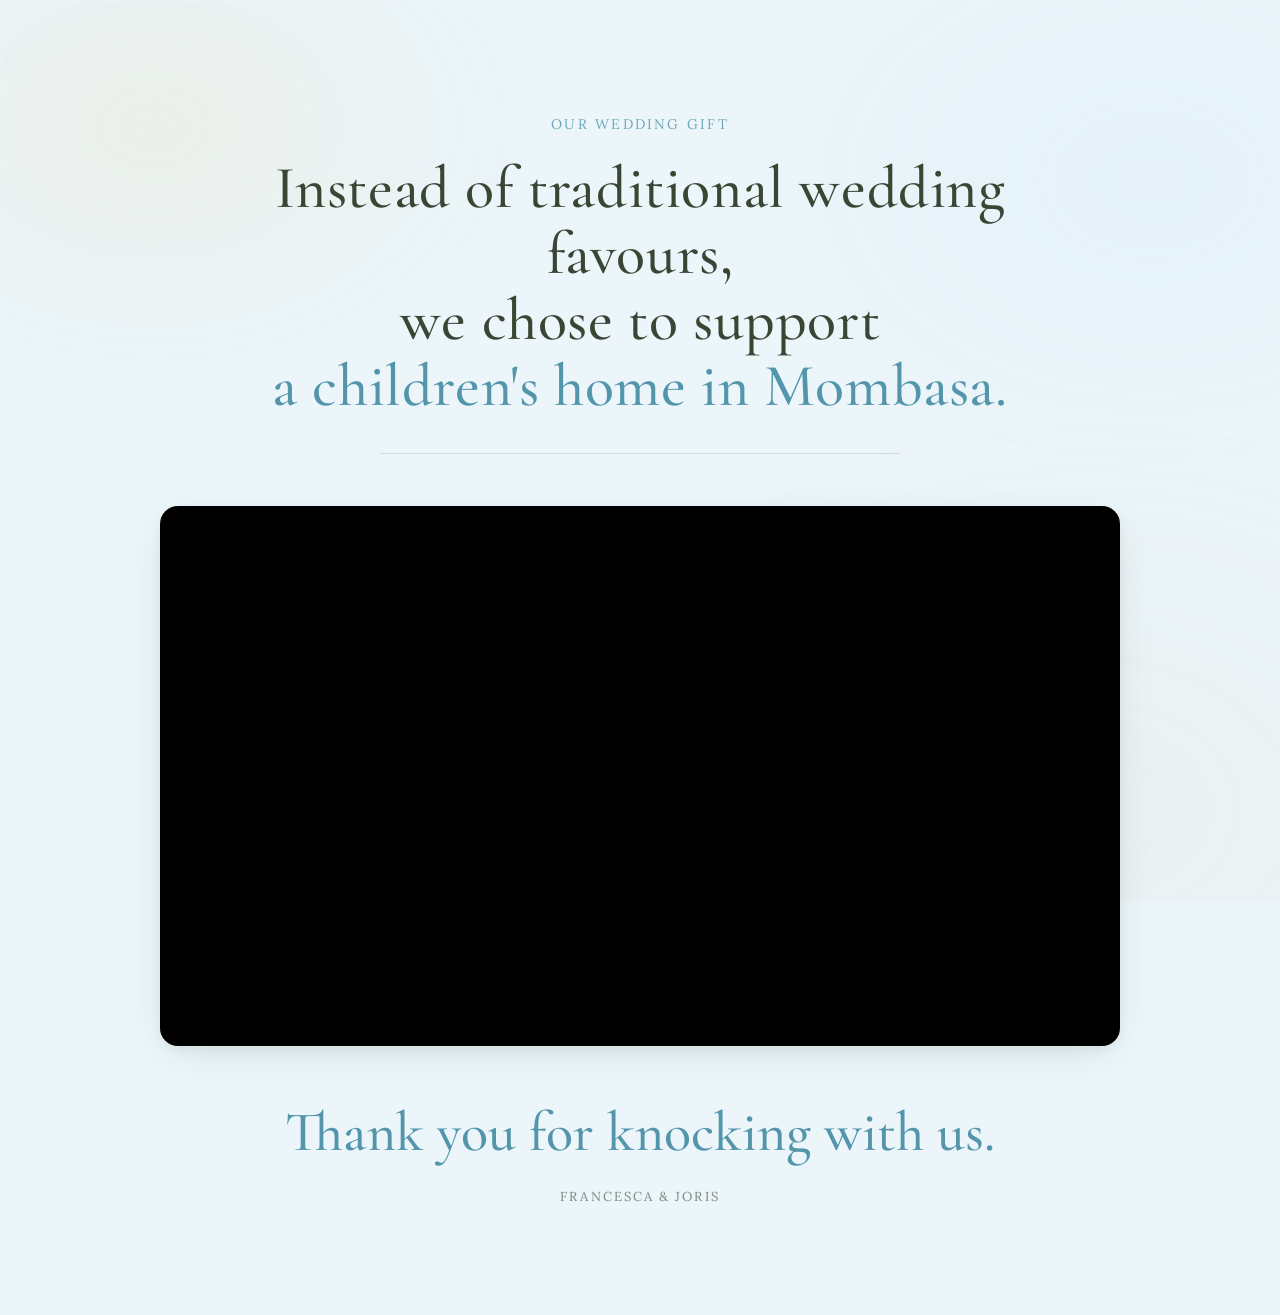
<file: our-gift/index.html>
<!doctype html>
<html lang="en">

<head>
  <meta charset="utf-8">

  <meta name="viewport" content="width=device-width, initial-scale=1">

  <title>Our Wedding Gift | Francesca & Joris</title>

  <meta name="robots" content="noindex, nofollow, noarchive">

  <link rel="preconnect" href="https://fonts.googleapis.com">
  <link rel="preconnect" href="https://fonts.gstatic.com" crossorigin>

  <link
    href="https://fonts.googleapis.com/css2?family=Cormorant+Garamond:wght@400;500;600&family=Lora:wght@400;500;600&display=swap"
    rel="stylesheet"
  >

  <style>

    :root {
      --background: 200 60% 95%;
      --foreground: 100 15% 24%;
      --card: 200 50% 92%;
      --accent: 195 55% 70%;
      --gold: 42 85% 55%;
      --gold-soft: 42 60% 70%;
      --countdown: 195 35% 50%;

      --font-display: "Cormorant Garamond", serif;
      --font-body: "Lora", serif;

      --shadow-elegant:
        0 10px 40px -10px rgba(58, 69, 52, .15),
        0 4px 15px -3px rgba(58, 69, 52, .08);

      --max: 1100px;
    }


    * {
      box-sizing: border-box;
    }


    html {
      min-height: 100%;
    }


    body {
      margin: 0;
      min-height: 100vh;

      background: hsl(var(--background));
      color: hsl(var(--foreground));

      font-family: var(--font-body);

      -webkit-font-smoothing: antialiased;
      -moz-osx-font-smoothing: grayscale;

      overflow-x: hidden;
    }


    /* SFONDO */

    body::before,
    body::after {
      content: "";
      position: fixed;
      inset: 0;

      pointer-events: none;
      z-index: 0;

      opacity: .55;
    }


    body::before {
      background:
        radial-gradient(
          650px 460px at 12% 14%,
          hsla(var(--gold) / .14),
          transparent 60%
        ),

        radial-gradient(
          650px 460px at 90% 20%,
          hsla(var(--accent) / .10),
          transparent 65%
        );

      filter: blur(1px);
    }


    body::after {
      background:
        radial-gradient(
          760px 560px at 85% 90%,
          hsla(var(--gold-soft) / .15),
          transparent 72%
        );

      filter: blur(1px);
    }


    /* PAGINA */

    .giftPage {
      position: relative;
      z-index: 1;

      width: min(var(--max), 100%);

      margin: 0 auto;

      padding:
        clamp(70px, 9vw, 115px)
        20px
        clamp(70px, 9vw, 110px);

      text-align: center;
    }


    /* PICCOLO TITOLO */

    .smallTitle {
      font-family: var(--font-body);

      font-size: 14px;

      text-transform: uppercase;

      letter-spacing: .16em;

      color: hsl(var(--countdown));

      opacity: .82;

      margin-bottom: 22px;
    }


    /* FRASE PRINCIPALE */

    .introText {
      max-width: 930px;

      margin: 0 auto 52px;
    }


    .introText h1 {
      margin: 0;

      font-family: var(--font-display);

      font-weight: 500;

      font-size: clamp(38px, 5vw, 60px);

      line-height: 1.10;

      letter-spacing: .01em;

      color: hsl(var(--foreground));
    }


    .introText .highlight {
      color: hsl(var(--countdown));
    }


    /* DIVISORE */

    .divider {
      width: min(520px, 72%);

      height: 1px;

      background: rgba(0, 0, 0, .10);

      margin: 34px auto 0;
    }


    /* VIDEO */

    .videoSection {
      width: min(960px, 100%);

      margin: 0 auto;
    }


    .videoFrame {
      position: relative;

      width: 100%;

      aspect-ratio: 16 / 9;

      background: #000;

      border-radius: 18px;

      overflow: hidden;

      box-shadow: var(--shadow-elegant);
    }


    .videoFrame iframe {
      position: absolute;

      inset: 0;

      width: 100%;
      height: 100%;

      border: 0;

      display: block;
    }


    /* FINALE */

    .closing {
      max-width: 850px;

      margin: 55px auto 0;
    }


    .closing p {
      margin: 0;

      font-family: var(--font-display);

      font-size: clamp(38px, 4.8vw, 56px);

      font-weight: 500;

      line-height: 1.12;

      color: hsl(var(--countdown));
    }


    .signature {
      margin-top: 24px;

      font-family: var(--font-body);

      font-size: 13px;

      letter-spacing: .16em;

      text-transform: uppercase;

      color: hsla(var(--foreground) / .62);
    }


    /* ANIMAZIONE */

    .reveal {
      opacity: 0;

      transform: translateY(14px);

      animation: reveal 900ms ease forwards;
    }


    .videoSection {
      animation-delay: 180ms;
    }


    .closing {
      animation-delay: 350ms;
    }


    @keyframes reveal {

      to {
        opacity: 1;

        transform: translateY(0);
      }

    }


    /* MOBILE */

    @media (max-width: 700px) {

      .giftPage {
        padding:
          55px
          14px
          65px;
      }


      .smallTitle {
        font-size: 12px;

        margin-bottom: 18px;
      }


      .introText {
        margin-bottom: 36px;
      }


      .introText h1 {
        font-size: clamp(32px, 9.5vw, 43px);

        line-height: 1.08;
      }


      .divider {
        margin-top: 27px;
      }


      .videoFrame {
        border-radius: 14px;
      }


      .closing {
        margin-top: 42px;
      }


      .closing p {
        font-size: clamp(32px, 9vw, 43px);
      }


      .signature {
        font-size: 11px;

        margin-top: 20px;
      }

    }


    @media (max-width: 380px) {

      .introText h1 {
        font-size: 31px;
      }


      .closing p {
        font-size: 31px;
      }

    }

  </style>

</head>


<body>


  <main class="giftPage">


    <!-- INTRO -->

    <section class="introText reveal">

      <div class="smallTitle">
        Our Wedding Gift
      </div>


      <h1>

        Instead of traditional wedding favours,<br>

        we chose to support<br>

        <span class="highlight">
          a children's home in Mombasa.
        </span>

      </h1>


      <div class="divider"></div>

    </section>



    <!-- VIDEO -->

    <section class="videoSection reveal">

      <div class="videoFrame">

        
        <iframe
          src="https://www.youtube-nocookie.com/embed/uWvm98Ja4HI?rel=0&playsinline=1"
          title="Our Wedding Gift"
          allow="accelerometer; autoplay; clipboard-write; encrypted-media; gyroscope; picture-in-picture; web-share"
          allowfullscreen
        ></iframe>

      </div>

    </section>



    <!-- FINALE -->

    <section class="closing reveal">

      <p>
        Thank you for knocking with us.
      </p>


      <div class="signature">
        Francesca &amp; Joris
      </div>

    </section>


  </main>


</body>

</html>
</file>
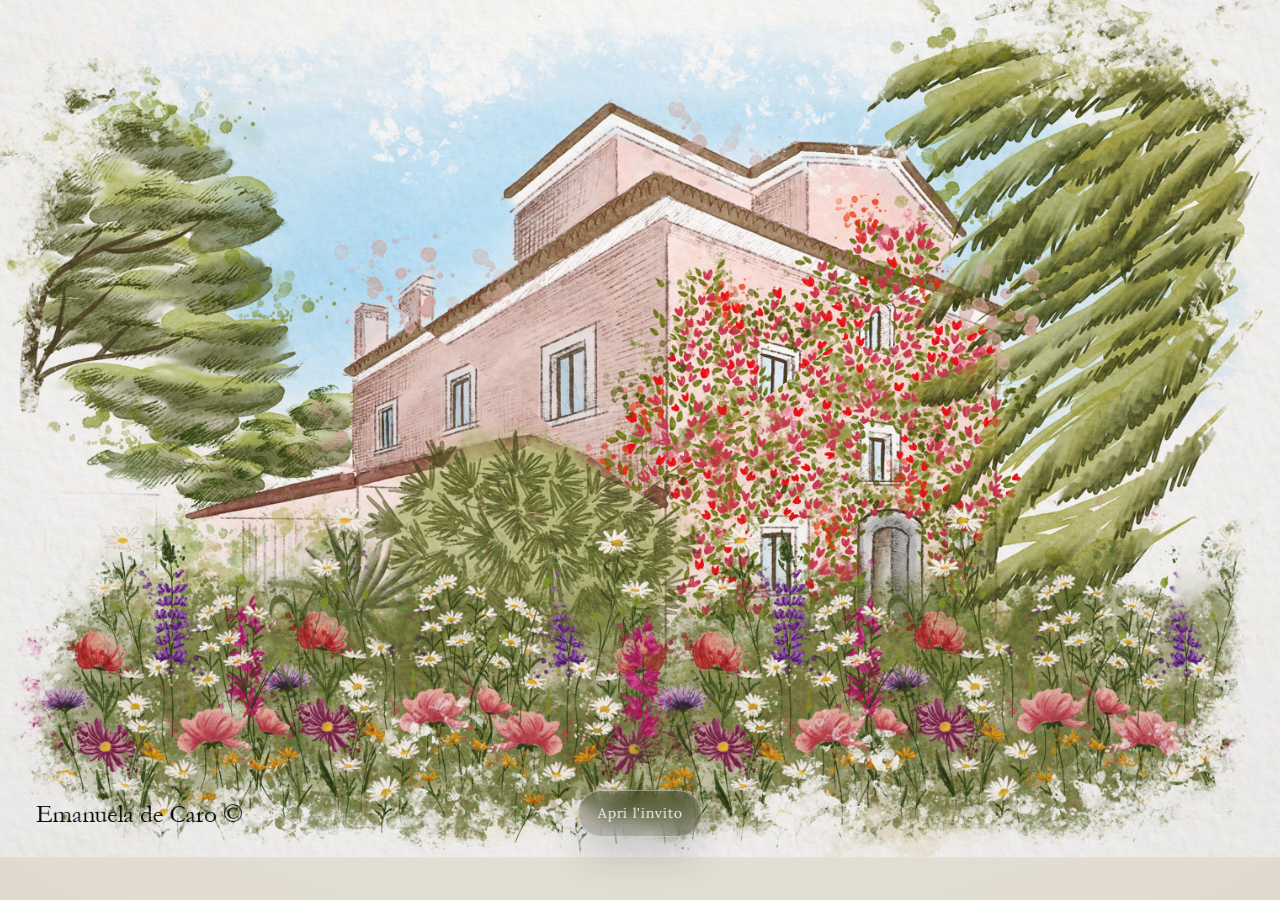
<file: it/evento.html>
<!doctype html>
<html lang="it">
<head>
  <meta charset="utf-8" />
  <meta name="viewport" content="width=device-width, initial-scale=1" />
  <title>Joris & Francesca — Invito</title>

  <link rel="preconnect" href="https://fonts.googleapis.com">
  <link rel="preconnect" href="https://fonts.gstatic.com" crossorigin>
  <link href="https://fonts.googleapis.com/css2?family=Cormorant+Garamond:wght@400;500;600&family=Great+Vibes&family=Lora:wght@400;500;600&display=swap" rel="stylesheet">

  <style>
    :root{
      --background: 40 39% 91%;
      --foreground: 100 15% 24%;
      --card: 40 35% 88%;
      --muted: 60 10% 82%;
      --accent: 77 15% 50%;
      --gold: 42 85% 55%;
      --gold-soft: 42 60% 70%;
      --countdown: 72 16% 43%;

      --font-display: "Cormorant Garamond", serif;
      --font-body: "Lora", serif;

      --shadow-soft: 0 2px 15px -3px rgba(58, 69, 52, .08), 0 4px 6px -2px rgba(58, 69, 52, .04);
      --shadow-elegant: 0 10px 40px -10px rgba(58, 69, 52, .15), 0 4px 15px -3px rgba(58, 69, 52, .08);

      --max: 1100px;

      /* ✅ faster intro */
      --intro-open-duration: 200ms;
      --intro-fade-duration: 0ms;
    }

    html{ height:100%; scroll-behavior:smooth; }
    body{
      margin:0;
      min-height:100%;
      background: hsl(var(--background));
      color: hsl(var(--foreground));
      font-family: var(--font-body);
      -webkit-font-smoothing: antialiased;
      -moz-osx-font-smoothing: grayscale;
      overflow-x:hidden;
    }

    /* soft haze */
    body::before, body::after{
      content:"";
      position:fixed;
      inset:0;
      pointer-events:none;
      z-index:0;
      opacity:.55;
    }
    body::before{
      background:
        radial-gradient(650px 460px at 12% 14%, hsla(var(--gold) / .14), transparent 60%),
        radial-gradient(650px 460px at 90% 20%, hsla(var(--accent) / .10), transparent 65%);
      filter: blur(1px);
    }
    body::after{
      background:
        radial-gradient(760px 560px at 85% 90%, hsla(var(--gold-soft) / .15), transparent 72%);
      filter: blur(1px);
    }

    /* sticky nav */
    .topbar{
      position:fixed;
      top:0;
      left:0;
      right:0;
      z-index:20;
      display:flex;
      justify-content:space-between;
      align-items:center;
      gap:12px;
      flex-wrap:wrap;
      padding:12px 16px;
      background: hsla(var(--background)/.78);
      backdrop-filter: blur(10px);
      border-bottom: 1px solid rgba(0,0,0,.08);
    }
    .nav,.lang{ display:flex; gap:14px; flex-wrap:wrap; align-items:center; }
    .nav a,.lang a{
      text-decoration:none;
      color:inherit;
      font-size:14px;
      font-family: var(--font-body);
      opacity:.95;
    }
    .lang a{ font-size:13px; opacity:.82; }
    .nav a:hover,.lang a:hover{ text-decoration:underline; text-underline-offset:4px; }
    .lang a.active{
      opacity:1;
      text-decoration: underline;
      text-decoration-thickness:2px;
      text-underline-offset:4px;
    }

    /* ✅ pages: one section per screen */
    .pages{
      position:relative;
      z-index:1;
      height: 100vh;
      overflow-y: auto;
      scroll-snap-type: y mandatory;
      scroll-padding-top: 70px; /* nav height */
    }

    .page{
      min-height: 100vh;
      scroll-snap-align: start;
      display:flex;
      align-items:center;
      justify-content:center;
      padding: 96px 18px 60px; /* space for topbar */
      box-sizing:border-box;
    }

    /* content container (NO borders) */
    .content{
      width: min(var(--max), 100%);
      text-align:center;
      padding: 12px 12px;
    }

    h2{
      font-family: var(--font-display);
      font-weight: 600;
      letter-spacing: .02em;
      margin: 0 0 10px;
      font-size: 26px;
    }
    p{
      margin: 8px 0;
      line-height: 1.65;
      font-size: 17px;
      color: hsla(var(--foreground)/.88);
    }
    a{
      color: inherit;
      text-decoration: underline;
      text-underline-offset: 3px;
    }

    /* Buttons */
    .btnRow{
      margin-top: 16px;
      display:flex;
      justify-content:center;
      gap: 12px;
      flex-wrap: wrap;
    }
    .btn{
      display:inline-flex;
      align-items:center;
      justify-content:center;
      padding: .95rem 1.25rem;
      border-radius: 999px;
      border: 1px solid rgba(0,0,0,.10);
      background: hsla(var(--background)/.55);
      box-shadow: var(--shadow-soft);
      color: inherit;
      text-decoration:none;
      transition: transform .2s ease, background .2s ease, box-shadow .2s ease;
      font-family: var(--font-body);
      cursor:pointer;
    }
    .btn:hover{
      transform: translateY(-1px);
      background: hsla(var(--gold-soft)/.24);
      box-shadow: var(--shadow-elegant);
    }
    .btn.primary{
      background: hsla(var(--gold-soft)/.34);
    }

    /* ✅ Full-bleed images (no rounded corners) */
    .fullBleed{
      width: 100vw;
      height: 100vh;
      position: relative;
      overflow:hidden;
    }
    .fullBleed img{
      width:100%;
      height:100%;
      object-fit: cover;
      display:block;
    }
    .overlayCenter{
      position:absolute;
      inset:0;
      display:grid;
      place-items:center;
      text-align:center;
      padding: 18px;
      background: radial-gradient(900px 650px at 50% 42%, rgba(0,0,0,.14), rgba(0,0,0,.46));
    }
    .heroText{
      color: rgba(255,255,255,.96);
      max-width: 900px;
      padding: 10px 12px;
    }
    .heroText .top{
      font-family: var(--font-display);
      text-transform: uppercase;
      letter-spacing: .14em;
      font-size: 14px;
      opacity: .92;
      margin-bottom: 12px;
    }
    .heroText .nameLine{
      font-family: var(--font-display);
      font-weight: 500;
      font-size: clamp(36px, 6.2vw, 56px);
      line-height: 1.05;
      margin: 6px 0;
    }
    .heroText .and{
      font-family: var(--font-display);
      font-size: clamp(22px, 4.6vw, 34px);
      margin: 10px 0 4px;
      opacity: .95;
    }
    .heroText .date{
      font-family: var(--font-display);
      margin-top: 16px;
      font-size: clamp(16px, 3.2vw, 20px);
      letter-spacing: .06em;
      opacity: .92;
    }

    /* Countdown */
    .countdown{
      margin-top: 16px;
      display:flex;
      justify-content:center;
      flex-wrap:wrap;
      gap: 20px;
      align-items:baseline;
    }
    .countdown .num{
      font-family: var(--font-display);
      font-size: 44px;
      color: hsl(var(--countdown));
    }
    .countdown .lbl{
      font-size: 12px;
      text-transform: uppercase;
      opacity: .72;
      margin-left: 6px;
      letter-spacing: .10em;
    }

    /* Timeline: simple clean rows (no borders) + bougainvillea icon */
    .timeline{
      margin: 18px auto 0;
      width: min(720px, 100%);
      display:flex;
      flex-direction:column;
      gap: 14px;
      align-items:center;
    }
    .tlItem{
      width: 100%;
      display:grid;
      grid-template-columns: 26px 1fr;
      gap: 12px;
      align-items:center;
      text-align:left;
      padding: 10px 6px;
      border-bottom: 1px solid rgba(0,0,0,.08);
    }
    .tlItem:last-child{ border-bottom: 0; }

    .flower{ width:22px;height:22px; display:block; }
    .tlTime{
      font-family: var(--font-display);
      font-weight: 600;
      margin:0;
    }
    .tlText{ margin:2px 0 0; color: hsla(var(--foreground)/.86); }

    /* FAQ (no borders) */
    details{
      width: min(820px, 100%);
      margin: 12px auto;
      padding: 10px 0;
      text-align:left;
      border-bottom: 1px solid rgba(0,0,0,.10);
    }
    details:last-of-type{ border-bottom:0; }
    summary{
      cursor:pointer;
      list-style:none;
      font-family: var(--font-display);
      font-weight: 600;
      font-size: 17px;
      display:flex;
      align-items:center;
      justify-content:space-between;
      gap: 10px;
    }
    summary::-webkit-details-marker{ display:none; }
    .chev{
      width: 12px;
      height: 12px;
      border-right: 2px solid hsla(var(--foreground)/.55);
      border-bottom: 2px solid hsla(var(--foreground)/.55);
      transform: rotate(45deg);
      transition: transform .2s ease;
      flex: 0 0 auto;
    }
    details[open] .chev{ transform: rotate(225deg); }
    details p{ margin: 10px 0 6px; }

    /* Modal IBAN (minimal, no border) */
    .modalBackdrop{
      position: fixed;
      inset: 0;
      background: rgba(0,0,0,.45);
      display:none;
      align-items:center;
      justify-content:center;
      z-index: 9999;
      padding: 18px;
    }
    .modalBackdrop.show{ display:flex; }
    .modal{
      width: min(520px, 100%);
      background: hsl(var(--background));
      box-shadow: var(--shadow-elegant);
      border-radius: 16px;
      overflow:hidden;
      text-align:center;
    }
    .modalHead{
      padding: 14px 16px;
      display:flex;
      align-items:center;
      justify-content:space-between;
      gap: 10px;
      border-bottom: 1px solid rgba(0,0,0,.08);
    }
    .modalHead b{
      font-family: var(--font-display);
      font-size: 18px;
    }
    .close{
      border:0;
      background: transparent;
      font-size: 22px;
      line-height: 1;
      cursor:pointer;
      opacity:.75;
    }
    .close:hover{ opacity:1; }
    .modalBody{ padding: 14px 16px 16px; }
    .ibanBox{
      background: hsla(var(--card)/.60);
      padding: 12px;
      border-radius: 12px;
      font-family: var(--font-display);
      font-size: 16px;
      letter-spacing: .04em;
      word-break: break-word;
    }
    .modalSmall{ margin-top: 10px; opacity:.85; font-size: 14px; }
    .copyOk{ margin-left: 10px; font-size: 13px; opacity: .85; display:none; }
    .copyOk.show{ display:inline; }

    /* reveal animation */
    .reveal{ opacity:0; transform: translateY(14px); transition: opacity 700ms ease, transform 700ms ease; }
    .reveal.in{ opacity:1; transform: translateY(0); }

    /* INTRO envelope fullscreen */
    .intro{
      position:fixed;
      inset:0;
      z-index:99999;
      display:grid;
      place-items:center;
      background: hsl(var(--background));
      overflow:hidden;
    }
    .envStage{ position:absolute; inset:0; }
    .envBase img{
      width:100%;
      height:100%;
      object-fit:cover;
      display:block;
      transform: scale(1.01);
    }
    .envFlap{
      position:absolute;
      inset:0;
      transform-origin: top center;
      transform: rotateX(0deg);
      transition: transform var(--intro-open-duration) cubic-bezier(.2,.9,.2,1);
      will-change: transform;
      perspective: 1200px;
      backface-visibility: hidden;
    }
    .envFlap img{
      width:100%;
      height:100%;
      object-fit:cover;
      display:block;
      clip-path: polygon(0 0, 100% 0, 50% 55%);
    }
    .envShade{
      position:absolute;
      inset:0;
      background: radial-gradient(1100px 850px at 50% 30%, rgba(255,255,255,.10), rgba(0,0,0,.22));
      opacity:.35;
      pointer-events:none;
    }
    .envOpenBtn{
      position:absolute;
      left:50%;
      bottom: 7%;
      transform: translateX(-50%);
      padding: .85rem 1.2rem;
      border-radius: 999px;
      border: 1px solid rgba(255,255,255,.40);
      background: rgba(0,0,0,.22);
      color: rgba(255,255,255,.95);
      font-family: var(--font-body);
      font-size: 14px;
      letter-spacing: .05em;
      backdrop-filter: blur(8px);
      box-shadow: 0 16px 40px rgba(0,0,0,.18);
      cursor:pointer;
      user-select:none;
    }
    .envOpenBtn:hover{ background: rgba(0,0,0,.28); }
    .intro.fade{
      opacity:0;
      visibility:hidden;
      transition: opacity var(--intro-fade-duration) ease;
    }
    .intro.open .envFlap{ transform: rotateX(165deg); }

    @media (max-width: 860px){
      .page{ padding: 96px 16px 60px; }
      .countdown .num{ font-size: 40px; }
      .tlItem{ grid-template-columns: 24px 1fr; }
    }
  </style>
</head>

<body>

  <!-- INTRO (Envelope Pic5) -->
  <div class="intro" id="intro" aria-label="Busta invito">
    <div class="envStage">
      <div class="envBase">
        <img src="../Pic5.png" alt="Busta">
      </div>
      <div class="envFlap" aria-hidden="true">
        <img src="../Pic5.png" alt="">
      </div>
      <div class="envShade" aria-hidden="true"></div>

      <div class="envOpenBtn" id="openEnvelope" role="button" aria-label="Apri la busta">
        Apri l'invito
      </div>
    </div>
  </div>

  <!-- fixed topbar -->
  <div class="topbar">
    <div class="nav">
      <a href="#home">Home</a>
      <a href="#dettagli">Dettagli</a>
      <a href="#programma">Programma</a>
      <a href="#alloggio">Hotel</a>
      <a href="#faq">FAQ</a>
      <a href="#regalo">Regalo</a>
      <a href="#rsvp">RSVP</a>
      <a href="#fine"></a>
    </div>
    <div class="lang">
      <a class="active" href="./invito.html">IT</a>
      <a href="../lt/">LT</a>
      <a href="../en/">EN</a>
      <a href="../de/">DE</a>
    </div>
  </div>

  <!-- ✅ one-section-per-screen -->
  <main class="pages" id="pages">

    <!-- PAGE 1: HERO full-bleed Pic4 -->
    <section class="page" id="home" aria-label="Copertina">
      <div class="fullBleed reveal">
        <img src="../Pic4.png" alt="Copertina">
        <div class="overlayCenter">
          <div class="heroText">
            <div class="top">Ci sposiamo</div>
            <div class="nameLine">Joris</div>
            <div class="and">e</div>
            <div class="nameLine">Francesca</div>
            <div class="date">25 settembre 2026</div>
          </div>
        </div>
      </div>
    </section>

    <!-- PAGE 2: COUNTDOWN -->
    <section class="page" id="dettagli" aria-label="Dettagli">
      <div class="content reveal">
        <h2>Countdown</h2>
        <p>per il giorno più speciale della nostra vita</p>

        <div class="countdown" aria-label="Countdown matrimonio">
          <div><span class="num" id="cd-days">—</span><span class="lbl">giorni</span></div>
          <div><span class="num" id="cd-hours">—</span><span class="lbl">ore</span></div>
          <div><span class="num" id="cd-mins">—</span><span class="lbl">min</span></div>
          <div><span class="num" id="cd-secs">—</span><span class="lbl">sec</span></div>
        </div>

        <h2></h2>
        <p><b>Venerdì 25 settembre 2026</b> · ore <b>16:00</b></p>
        <p><b>Capo Santa Fortunata</b> · Sorrento, Italy</p>

        <div class="btnRow">
          <a class="btn" href="https://www.caposantafortunata.com" target="_blank" rel="noopener noreferrer">Localizzazione</a>
          <a class="btn" href="https://www.google.com/maps/dir//Capo+Santa+Fortunata+Relais,+Via+Calata+Punta+Capo,+13,+80067+Sorrento+NA,+Italia/"
             target="_blank" rel="noopener noreferrer">Google Maps</a>
        </div>
    </section>

    <!-- PAGE 3: DETTAGLI -->
    <section class="page" id="dettagli" aria-label="Dettagli">
      <div class="content reveal">
        <h2></h2>
        <p><b>Venerdì 25 settembre 2026</b> · ore <b>16:00</b></p>
        <p><b>Capo Santa Fortunata</b> · Sorrento, Italy</p>

        <div class="btnRow">
          <a class="btn" href="https://www.caposantafortunata.com" target="_blank" rel="noopener noreferrer">Localizzazione</a>
          <a class="btn" href="https://www.google.com/maps/dir//Capo+Santa+Fortunata+Relais,+Via+Calata+Punta+Capo,+13,+80067+Sorrento+NA,+Italia/"
             target="_blank" rel="noopener noreferrer">Google Maps</a>
        </div>

         <h2>Countdown</h2>
        <p>per il giorno più speciale della nostra vita</p>

        <div class="countdown" aria-label="Countdown matrimonio">
          <div><span class="num" id="cd-days">—</span><span class="lbl">giorni</span></div>
          <div><span class="num" id="cd-hours">—</span><span class="lbl">ore</span></div>
          <div><span class="num" id="cd-mins">—</span><span class="lbl">min</span></div>
          <div><span class="num" id="cd-secs">—</span><span class="lbl">sec</span></div>
        </div>
    </section>

    <!-- PAGE 4: PROGRAMMA -->
    <section class="page" id="programma" aria-label="Programma">
      <div class="content reveal">
        <h2>Programma del giorno</h2>

        <div class="timeline" aria-label="Timeline programma">
          <!-- Bougainvillea icon svg -->
          <div class="tlItem">
            <svg class="flower" viewBox="0 0 64 64" aria-hidden="true">
              <path d="M32 12c3 6-3 10-8 10s-9-4-6-10c3-6 11-6 14 0Z" fill="rgba(170,72,128,.85)"/>
              <path d="M52 28c-6 3-10-3-10-8s4-9 10-6c6 3 6 11 0 14Z" fill="rgba(170,72,128,.80)"/>
              <path d="M32 52c-3-6 3-10 8-10s9 4 6 10c-3 6-11 6-14 0Z" fill="rgba(170,72,128,.78)"/>
              <path d="M12 28c6-3 10 3 10 8s-4 9-10 6c-6-3-6-11 0-14Z" fill="rgba(170,72,128,.82)"/>
              <circle cx="32" cy="32" r="7" fill="rgba(246,241,232,.92)"/>
              <circle cx="32" cy="32" r="3" fill="rgba(90,120,90,.55)"/>
            </svg>
            <div>
              <div class="tlTime">16:00</div>
              <div class="tlText">Cerimonia</div>
            </div>
          </div>

          <div class="tlItem">
            <svg class="flower" viewBox="0 0 64 64" aria-hidden="true">
              <path d="M32 12c3 6-3 10-8 10s-9-4-6-10c3-6 11-6 14 0Z" fill="rgba(170,72,128,.85)"/>
              <path d="M52 28c-6 3-10-3-10-8s4-9 10-6c6 3 6 11 0 14Z" fill="rgba(170,72,128,.80)"/>
              <path d="M32 52c-3-6 3-10 8-10s9 4 6 10c-3 6-11 6-14 0Z" fill="rgba(170,72,128,.78)"/>
              <path d="M12 28c6-3 10 3 10 8s-4 9-10 6c-6-3-6-11 0-14Z" fill="rgba(170,72,128,.82)"/>
              <circle cx="32" cy="32" r="7" fill="rgba(246,241,232,.92)"/>
              <circle cx="32" cy="32" r="3" fill="rgba(90,120,90,.55)"/>
            </svg>
            <div>
              <div class="tlTime">17:00</div>
              <div class="tlText">Aperitivo</div>
            </div>
          </div>

          <div class="tlItem">
            <svg class="flower" viewBox="0 0 64 64" aria-hidden="true">
              <path d="M32 12c3 6-3 10-8 10s-9-4-6-10c3-6 11-6 14 0Z" fill="rgba(170,72,128,.85)"/>
              <path d="M52 28c-6 3-10-3-10-8s4-9 10-6c6 3 6 11 0 14Z" fill="rgba(170,72,128,.80)"/>
              <path d="M32 52c-3-6 3-10 8-10s9 4 6 10c-3 6-11 6-14 0Z" fill="rgba(170,72,128,.78)"/>
              <path d="M12 28c6-3 10 3 10 8s-4 9-10 6c-6-3-6-11 0-14Z" fill="rgba(170,72,128,.82)"/>
              <circle cx="32" cy="32" r="7" fill="rgba(246,241,232,.92)"/>
              <circle cx="32" cy="32" r="3" fill="rgba(90,120,90,.55)"/>
            </svg>
            <div>
              <div class="tlTime">17:30</div>
              <div class="tlText">Cocktail di benvenuto</div>
            </div>
          </div>

          <div class="tlItem">
            <svg class="flower" viewBox="0 0 64 64" aria-hidden="true">
              <path d="M32 12c3 6-3 10-8 10s-9-4-6-10c3-6 11-6 14 0Z" fill="rgba(170,72,128,.85)"/>
              <path d="M52 28c-6 3-10-3-10-8s4-9 10-6c6 3 6 11 0 14Z" fill="rgba(170,72,128,.80)"/>
              <path d="M32 52c-3-6 3-10 8-10s9 4 6 10c-3 6-11 6-14 0Z" fill="rgba(170,72,128,.78)"/>
              <path d="M12 28c6-3 10 3 10 8s-4 9-10 6c-6-3-6-11 0-14Z" fill="rgba(170,72,128,.82)"/>
              <circle cx="32" cy="32" r="7" fill="rgba(246,241,232,.92)"/>
              <circle cx="32" cy="32" r="3" fill="rgba(90,120,90,.55)"/>
            </svg>
            <div>
              <div class="tlTime">18:00</div>
              <div class="tlText">Cena</div>
            </div>
          </div>

          <div class="tlItem">
            <svg class="flower" viewBox="0 0 64 64" aria-hidden="true">
              <path d="M32 12c3 6-3 10-8 10s-9-4-6-10c3-6 11-6 14 0Z" fill="rgba(170,72,128,.85)"/>
              <path d="M52 28c-6 3-10-3-10-8s4-9 10-6c6 3 6 11 0 14Z" fill="rgba(170,72,128,.80)"/>
              <path d="M32 52c-3-6 3-10 8-10s9 4 6 10c-3 6-11 6-14 0Z" fill="rgba(170,72,128,.78)"/>
              <path d="M12 28c6-3 10 3 10 8s-4 9-10 6c-6-3-6-11 0-14Z" fill="rgba(170,72,128,.82)"/>
              <circle cx="32" cy="32" r="7" fill="rgba(246,241,232,.92)"/>
              <circle cx="32" cy="32" r="3" fill="rgba(90,120,90,.55)"/>
            </svg>
            <div>
              <div class="tlTime">21:00</div>
              <div class="tlText">Torta nuziale</div>
            </div>
          </div>

          <div class="tlItem">
            <svg class="flower" viewBox="0 0 64 64" aria-hidden="true">
              <path d="M32 12c3 6-3 10-8 10s-9-4-6-10c3-6 11-6 14 0Z" fill="rgba(170,72,128,.85)"/>
              <path d="M52 28c-6 3-10-3-10-8s4-9 10-6c6 3 6 11 0 14Z" fill="rgba(170,72,128,.80)"/>
              <path d="M32 52c-3-6 3-10 8-10s9 4 6 10c-3 6-11 6-14 0Z" fill="rgba(170,72,128,.78)"/>
              <path d="M12 28c6-3 10 3 10 8s-4 9-10 6c-6-3-6-11 0-14Z" fill="rgba(170,72,128,.82)"/>
              <circle cx="32" cy="32" r="7" fill="rgba(246,241,232,.92)"/>
              <circle cx="32" cy="32" r="3" fill="rgba(90,120,90,.55)"/>
            </svg>
            <div>
              <div class="tlTime">21:30</div>
              <div class="tlText">Free bar</div>
            </div>
          </div>

          <div class="tlItem">
            <svg class="flower" viewBox="0 0 64 64" aria-hidden="true">
              <path d="M32 12c3 6-3 10-8 10s-9-4-6-10c3-6 11-6 14 0Z" fill="rgba(170,72,128,.85)"/>
              <path d="M52 28c-6 3-10-3-10-8s4-9 10-6c6 3 6 11 0 14Z" fill="rgba(170,72,128,.80)"/>
              <path d="M32 52c-3-6 3-10 8-10s9 4 6 10c-3 6-11 6-14 0Z" fill="rgba(170,72,128,.78)"/>
              <path d="M12 28c6-3 10 3 10 8s-4 9-10 6c-6-3-6-11 0-14Z" fill="rgba(170,72,128,.82)"/>
              <circle cx="32" cy="32" r="7" fill="rgba(246,241,232,.92)"/>
              <circle cx="32" cy="32" r="3" fill="rgba(90,120,90,.55)"/>
            </svg>
            <div>
              <div class="tlTime">22:00</div>
              <div class="tlText">Party</div>
            </div>
          </div>
        </div>
      </div>
    </section>

    <!-- PAGE 5: ALLOGGIO -->
    <section class="page" id="alloggio" aria-label="Alloggio">
      <div class="content reveal">
        <h2>Alloggio</h2>
        <p>Raccomandazioni su dove alloggiare: Sorrento e dintorni offrono tante soluzioni vicine alla location.</p>
        <p>Puoi iniziare da qui con una ricerca già pronta:</p>

        <div class="btnRow">
          <a class="btn primary"
             href="https://www.booking.com/searchresults.it.html?ss=Capo%20Santa%20Fortunata%20Relais%2C%20Sorrento"
             target="_blank" rel="noopener noreferrer">
            Cerca hotel su Booking
          </a>
        </div>
      </div>
    </section>

    <!-- PAGE 6: FAQ -->
    <section class="page" id="faq" aria-label="FAQ">
      <div class="content reveal">
        <h2>Domande frequenti</h2>

        <details>
          <summary>Dress code <span class="chev" aria-hidden="true"></span></summary>
          <p>Vieni come preferisci. Il ricevimento sarà di giorno, ti consigliamo scarpe comode.</p>
        </details>

        <details>
          <summary>Come raggiungo la struttura? <span class="chev" aria-hidden="true"></span></summary>
          <p>
            Il modo più comodo è in macchina: ci sarà un parcheggio messo a disposizione degli ospiti.
            In alternativa, da Napoli puoi prendere la Circumvesuviana fino a Sorrento e poi un taxi.
          </p>
        </details>
      </div>
    </section>

    <!-- PAGE 7: REGALO -->
    <section class="page" id="regalo" aria-label="Regalo">
      <div class="content reveal">
        <h2>Regalo</h2>
        <p>La tua presenza è la cosa più importante per noi.</p>
        <p>Se vuoi farci un regalo, ti lasciamo il nostro IBAN.</p>

        <div class="btnRow">
          <button class="btn primary" id="openIban" type="button">IBAN</button>
        </div>
      </div>
    </section>

    <!-- PAGE 8: RSVP -->
    <section class="page" id="rsvp" aria-label="RSVP">
      <div class="content reveal">
        <h2>Conferma la tua presenza</h2>
        <p>Per favore conferma compilando il nostro modulo.</p>
        <div class="btnRow">
          <a class="btn primary" href="https://forms.gle/h6XL3gbPdXJWDUQN8" target="_blank" rel="noopener noreferrer">
            Apri il Google Form
          </a>
        </div>
      </div>
    </section>

    <!-- PAGE 9: FINAL Pic6 full-bleed -->
    <section class="page" id="fine" aria-label="Chiusura">
      <div class="fullBleed reveal">
        <img src="../Pic6.png" alt="Chiusura">
      </div>
    </section>

  </main>

  <!-- IBAN Modal -->
  <div class="modalBackdrop" id="ibanModal" role="dialog" aria-modal="true" aria-label="IBAN">
    <div class="modal">
      <div class="modalHead">
        <b>Dettagli IBAN</b>
        <button class="close" id="closeIban" aria-label="Chiudi">×</button>
      </div>
      <div class="modalBody">
        <div class="ibanBox" id="ibanText">IT 123456789111213</div>
        <div class="modalSmall">Intestatario: <b>Joris Vitulli</b></div>

        <div class="btnRow" style="justify-content:center;margin-top:12px;">
          <button class="btn" id="copyIban" type="button">Copia IBAN</button>
          <span class="copyOk" id="copyOk">Copiato ✅</span>
        </div>
      </div>
    </div>
  </div>

  <script>
    // Intro envelope: faster + reveal page 1
    (function(){
      const intro = document.getElementById("intro");
      const btn = document.getElementById("openEnvelope");
      const pages = document.getElementById("pages");
      let opened = false;

      function open(){
        if(opened) return;
        opened = true;

        intro.classList.add("open");

        // bring to first section (home) BEFORE removing intro
        setTimeout(() => {
          const home = document.getElementById("home");
          if(home) home.scrollIntoView({ behavior: "smooth", block: "start" });
        }, 900);

        setTimeout(() => intro.classList.add("fade"), 1400);
        setTimeout(() => { intro.style.display = "none"; pages.focus?.(); }, 1400 + 520);
      }

      btn.addEventListener("click", open);
      intro.addEventListener("click", (e) => { if(e.target !== btn) open(); });
    })();

    // Countdown
    (function(){
      const wedding = new Date("2026-09-25T16:00:00+02:00");
      const elDays  = document.getElementById("cd-days");
      const elHours = document.getElementById("cd-hours");
      const elMins  = document.getElementById("cd-mins");
      const elSecs  = document.getElementById("cd-secs");
      const pad = n => String(n).padStart(2,"0");

      function tick(){
        const diff = wedding - new Date();
        if(diff <= 0){
          elDays.textContent = "0";
          elHours.textContent = "00";
          elMins.textContent = "00";
          elSecs.textContent = "00";
          return;
        }
        const t = Math.floor(diff / 1000);
        elDays.textContent  = Math.floor(t / 86400);
        elHours.textContent = pad(Math.floor((t % 86400) / 3600));
        elMins.textContent  = pad(Math.floor((t % 3600) / 60));
        elSecs.textContent  = pad(t % 60);
      }
      tick();
      setInterval(tick, 1000);
    })();

    // Reveal animation on page enter
    (function(){
      const els = document.querySelectorAll(".reveal");
      const io = new IntersectionObserver((entries) => {
        entries.forEach(e => {
          if(e.isIntersecting){
            e.target.classList.add("in");
          }
        });
      }, { threshold: 0.35 });
      els.forEach(el => io.observe(el));
    })();

    // IBAN modal
    (function(){
      const modal = document.getElementById("ibanModal");
      const openBtn = document.getElementById("openIban");
      const closeBtn = document.getElementById("closeIban");
      const copyBtn = document.getElementById("copyIban");
      const ibanText = document.getElementById("ibanText");
      const copyOk = document.getElementById("copyOk");

      function open(){
        modal.classList.add("show");
        copyOk.classList.remove("show");
      }
      function close(){
        modal.classList.remove("show");
      }

      openBtn.addEventListener("click", open);
      closeBtn.addEventListener("click", close);
      modal.addEventListener("click", (e) => { if(e.target === modal) close(); });
      document.addEventListener("keydown", (e) => { if(e.key === "Escape") close(); });

      copyBtn.addEventListener("click", async () => {
        try{
          await navigator.clipboard.writeText(ibanText.textContent.trim());
          copyOk.classList.add("show");
          setTimeout(() => copyOk.classList.remove("show"), 1800);
        }catch(err){
          const range = document.createRange();
          range.selectNodeContents(ibanText);
          const sel = window.getSelection();
          sel.removeAllRanges();
          sel.addRange(range);
          document.execCommand("copy");
          sel.removeAllRanges();
          copyOk.classList.add("show");
          setTimeout(() => copyOk.classList.remove("show"), 1800);
        }
      });
    })();
  </script>
</body>
</html>
</file>
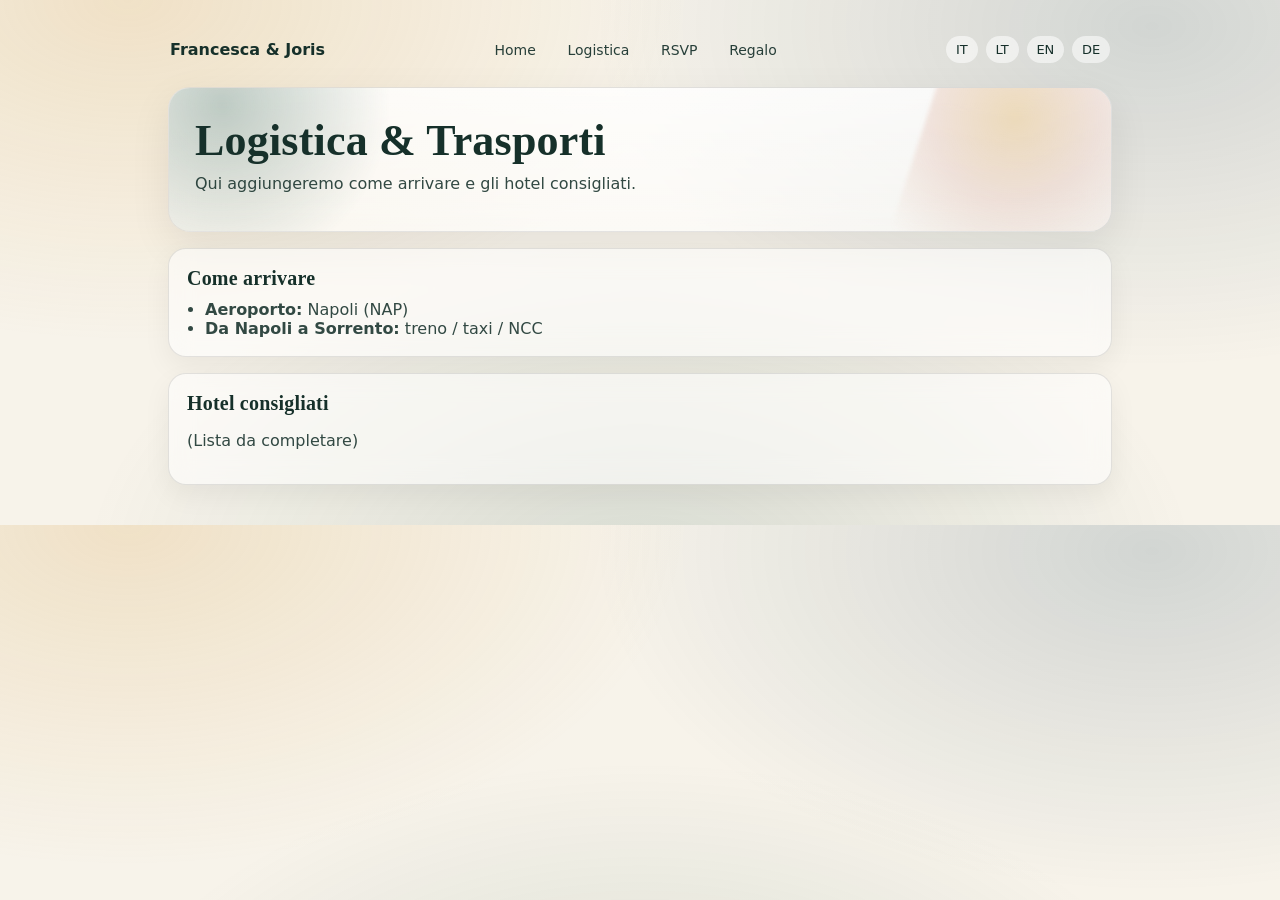
<file: it/logistica.html>
<!doctype html>
<html lang="it">
<head>
  <meta charset="utf-8">
  <meta name="viewport" content="width=device-width, initial-scale=1">
  <title>Logistica</title>
  <link rel="stylesheet" href="../assets/style.css">
  <script defer src="../assets/app.js"></script>
</head>
<body>
  <div class="wrap">
    <div class="header">
      <b>Francesca & Joris</b>
      <div class="nav">
        <a href="./">Home</a>
        <a href="./logistica.html">Logistica</a>
        <a href="./rsvp.html">RSVP</a>
        <a href="./regalo.html">Regalo</a>
      </div>
      <div class="lang">
        <a data-lang="it" href="../it/logistica.html">IT</a>
        <a data-lang="lt" href="../lt/logistics.html">LT</a>
        <a data-lang="en" href="../en/logistics.html">EN</a>
        <a data-lang="de" href="../de/logistics.html">DE</a>
      </div>
    </div>

    <div class="hero">
      <h1>Logistica & Trasporti</h1>
      <p>Qui aggiungeremo come arrivare e gli hotel consigliati.</p>
    </div>

    <div class="card">
      <h2>Come arrivare</h2>
      <ul>
        <li><b>Aeroporto:</b> Napoli (NAP)</li>
        <li><b>Da Napoli a Sorrento:</b> treno / taxi / NCC</li>
      </ul>
    </div>

    <div class="card">
      <h2>Hotel consigliati</h2>
      <p>(Lista da completare)</p>
    </div>
  </div>
</body>
</html>
</file>
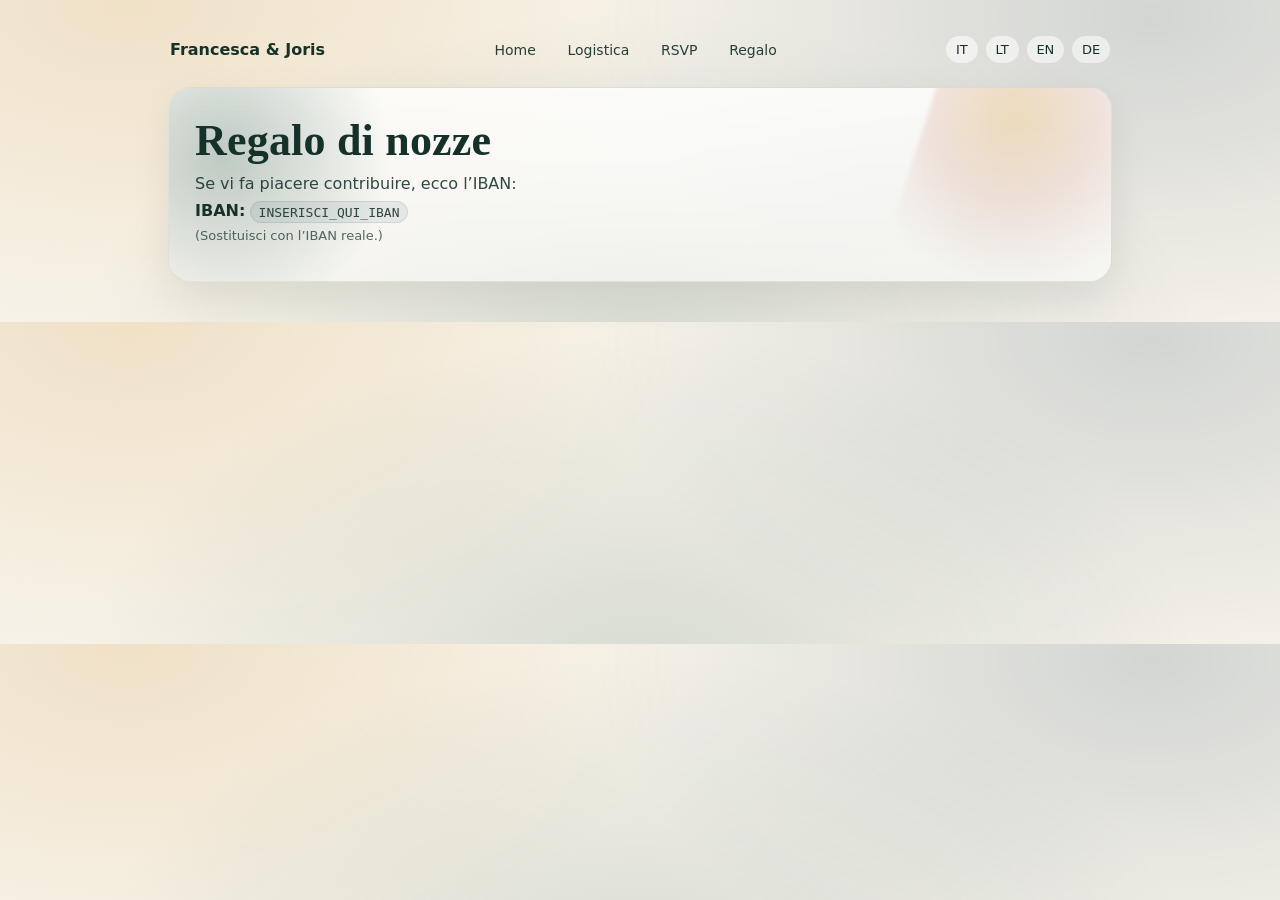
<file: it/regalo.html>
<!doctype html>
<html lang="it">
<head>
  <meta charset="utf-8">
  <meta name="viewport" content="width=device-width, initial-scale=1">
  <title>Regalo</title>
  <link rel="stylesheet" href="../assets/style.css">
  <script defer src="../assets/app.js"></script>
</head>
<body>
  <div class="wrap">
    <div class="header">
      <b>Francesca & Joris</b>
      <div class="nav">
        <a href="./">Home</a>
        <a href="./logistica.html">Logistica</a>
        <a href="./rsvp.html">RSVP</a>
        <a href="./regalo.html">Regalo</a>
      </div>
      <div class="lang">
        <a data-lang="it" href="../it/regalo.html">IT</a>
        <a data-lang="lt" href="../lt/gift.html">LT</a>
        <a data-lang="en" href="../en/gift.html">EN</a>
        <a data-lang="de" href="../de/gift.html">DE</a>
      </div>
    </div>

    <div class="hero">
      <h1>Regalo di nozze</h1>
      <p>Se vi fa piacere contribuire, ecco l’IBAN:</p>
      <p><b>IBAN:</b> <code>INSERISCI_QUI_IBAN</code></p>
      <p class="small">(Sostituisci con l’IBAN reale.)</p>
    </div>
  </div>
</body>
</html>
</file>
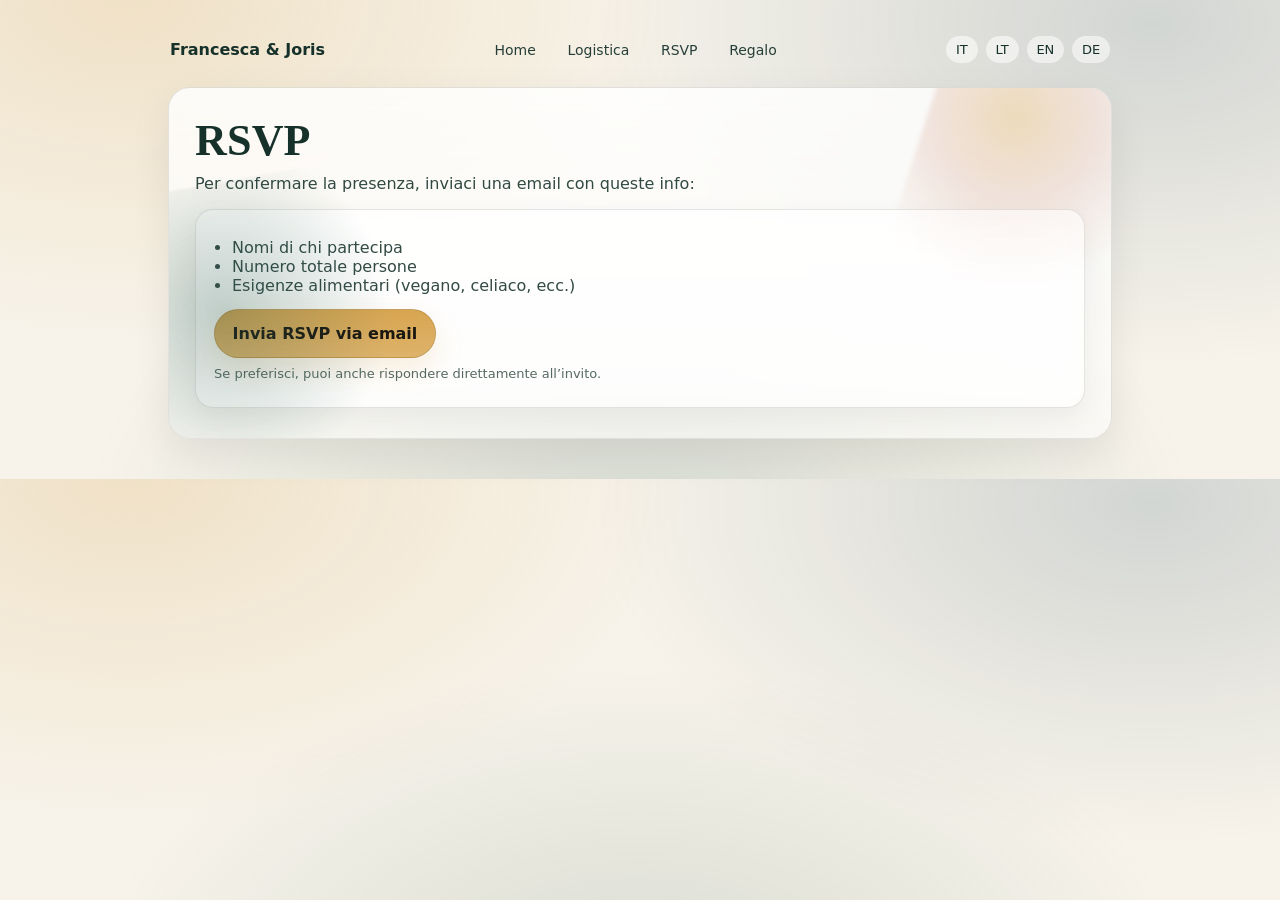
<file: it/rsvp.html>
<!doctype html>
<html lang="it">
<head>
  <meta charset="utf-8">
  <meta name="viewport" content="width=device-width, initial-scale=1">
  <title>RSVP</title>
  <link rel="stylesheet" href="../assets/style.css">
  <script defer src="../assets/app.js"></script>
</head>
<body>
  <div class="wrap">
    <div class="header">
      <b>Francesca & Joris</b>
      <div class="nav">
        <a href="./">Home</a>
        <a href="./logistica.html">Logistica</a>
        <a href="./rsvp.html">RSVP</a>
        <a href="./regalo.html">Regalo</a>
      </div>
      <div class="lang">
        <a data-lang="it" href="../it/rsvp.html">IT</a>
        <a data-lang="lt" href="../lt/rsvp.html">LT</a>
        <a data-lang="en" href="../en/rsvp.html">EN</a>
        <a data-lang="de" href="../de/rsvp.html">DE</a>
      </div>
    </div>

    <div class="hero">
      <h1>RSVP</h1>
      <p>Per confermare la presenza, inviaci una email con queste info:</p>

      <div class="card">
        <ul>
          <li>Nomi di chi partecipa</li>
          <li>Numero totale persone</li>
          <li>Esigenze alimentari (vegano, celiaco, ecc.)</li>
        </ul>

        <a class="button"
           href="mailto:vitullifrancesca@gmail.com?subject=RSVP%20Matrimonio%20Francesca%20%26%20Joris&body=Ciao!%0A%0AConfermo%20la%20presenza.%0A%0ANomi:%20%0ANumero%20totale:%20%0AEsigenze%20alimentari:%20%0ANote:%20%0A">
          Invia RSVP via email
        </a>

        <p class="small">Se preferisci, puoi anche rispondere direttamente all’invito.</p>
      </div>
    </div>
  </div>
</body>
</html>
</file>
<file: assets/style.css>
:root{
  /* Sorrento / mediterraneo */
  --bg: #F7F3EA;         /* avorio calce */
  --ink: #16302A;        /* verde scuro testo */
  --muted: rgba(22,48,42,.72);

  --sea: #123B5A;        /* blu mare */
  --sage: #2F5D50;       /* verde mediterraneo */
  --accent: #D6A24A;     /* oro tramonto */
  --terracotta: #C97C5D; /* terracotta soft */

  --card: rgba(255,255,255,.70);
  --card2: rgba(255,255,255,.55);
  --border: rgba(0,0,0,.10);
  --shadow: 0 14px 40px rgba(0,0,0,.08);
  --radius: 22px;
}

*{ box-sizing: border-box; }
html,body{ margin:0; padding:0; }

body{
  font-family: "Inter", system-ui, -apple-system, Segoe UI, Roboto, Arial, sans-serif;
  color: var(--ink);
  background:
    radial-gradient(900px 550px at 10% 0%, rgba(214,162,74,.22), transparent 62%),
    radial-gradient(900px 550px at 90% 5%, rgba(18,59,90,.16), transparent 62%),
    radial-gradient(900px 550px at 50% 110%, rgba(47,93,80,.16), transparent 62%),
    var(--bg);
}

a{ color: inherit; }

.wrap{
  max-width: 980px;
  margin: 0 auto;
  padding: 26px 18px 40px;
}

/* Header */
.header{
  display:flex;
  justify-content:space-between;
  align-items:center;
  gap:14px;
  padding: 10px 2px 8px;
}

.brand{
  display:flex;
  flex-direction:column;
  gap:2px;
}

.brand b{
  font-family: "Cormorant Garamond", serif;
  font-weight: 600;
  font-size: 22px;
  letter-spacing: .2px;
}

.brand .sub{
  font-size: 12.5px;
  color: var(--muted);
}

.nav{
  display:flex;
  gap:14px;
  flex-wrap:wrap;
  align-items:center;
  justify-content:center;
}

.nav a{
  text-decoration:none;
  font-size: 14px;
  color: rgba(22,48,42,.92);
  padding: .35rem .55rem;
  border-radius: 999px;
}

.nav a:hover{
  background: rgba(214,162,74,.12);
}

/* Language pills */
.lang{
  display:flex;
  gap:8px;
  align-items:center;
}
.lang a{
  text-decoration:none;
  padding:.32rem .55rem;
  border-radius:999px;
  border: 1px solid transparent;
  font-size: 13px;
  background: rgba(255,255,255,.55);
  backdrop-filter: blur(10px);
}
.lang a.active{
  border-color: rgba(214,162,74,.75);
  box-shadow: 0 6px 18px rgba(214,162,74,.12);
}

/* Hero */
.hero{
  margin-top: 16px;
  padding: 30px 26px;
  border: 1px solid var(--border);
  border-radius: var(--radius);
  background: linear-gradient(180deg, rgba(255,255,255,.82), rgba(255,255,255,.55));
  backdrop-filter: blur(12px);
  box-shadow: var(--shadow);
  position: relative;
  overflow: hidden;
}

/* decor “tramonto / foglie” */
.hero:before{
  content:"";
  position:absolute;
  inset:-40px -80px auto auto;
  width: 280px;
  height: 280px;
  background: radial-gradient(circle at 30% 30%, rgba(214,162,74,.35), rgba(201,124,93,.18), transparent 60%);
  transform: rotate(18deg);
  filter: blur(2px);
}
.hero:after{
  content:"";
  position:absolute;
  inset:auto auto -60px -70px;
  width: 320px;
  height: 320px;
  background: radial-gradient(circle at 40% 40%, rgba(47,93,80,.30), transparent 62%);
  transform: rotate(-10deg);
  filter: blur(1px);
}

.hero h1{
  margin: 0 0 10px;
  font-family: "Cormorant Garamond", serif;
  font-weight: 600;
  font-size: 44px;
  line-height: 1.05;
  letter-spacing: .2px;
  position: relative;
  z-index: 1;
}

.hero p{
  margin: 8px 0;
  color: rgba(22,48,42,.88);
  position: relative;
  z-index: 1;
}

.hero p b{ color: var(--ink); }

.badges{
  display:flex;
  flex-wrap:wrap;
  gap:10px;
  margin-top: 14px;
  position: relative;
  z-index: 1;
}

.badge{
  display:inline-flex;
  gap:8px;
  align-items:center;
  padding: .45rem .7rem;
  border-radius: 999px;
  border: 1px solid rgba(0,0,0,.10);
  background: rgba(247,243,234,.65);
}

.badge::before{
  content:"";
  width: 8px;
  height: 8px;
  border-radius: 50%;
  background: var(--accent);
  box-shadow: 0 0 0 3px rgba(214,162,74,.18);
}

/* Cards */
.card{
  margin-top: 16px;
  padding: 18px 18px;
  border: 1px solid var(--border);
  border-radius: 18px;
  background: var(--card2);
  backdrop-filter: blur(12px);
  box-shadow: 0 10px 28px rgba(0,0,0,.06);
}

.card h2{
  margin: 0 0 10px;
  font-family: "Cormorant Garamond", serif;
  font-weight: 600;
  font-size: 20px;
  letter-spacing: .2px;
}

.card p, .card li{
  color: rgba(22,48,42,.88);
}

ul{ padding-left: 18px; margin: 10px 0 0; }

/* Buttons */
.button{
  display:inline-flex;
  align-items:center;
  justify-content:center;
  gap:10px;
  text-decoration:none;
  margin-top: 14px;
  padding: .85rem 1.1rem;
  border-radius: 999px;
  background: linear-gradient(180deg, rgba(214,162,74,.96), rgba(214,162,74,.82));
  color: #1a1710;
  font-weight: 650;
  border: 1px solid rgba(0,0,0,.10);
  box-shadow: 0 12px 28px rgba(214,162,74,.18);
  transition: transform .12s ease, box-shadow .12s ease;
}
.button:hover{
  transform: translateY(-1px);
  box-shadow: 0 16px 34px rgba(214,162,74,.22);
}

/* Form elements */
input,textarea{
  width:100%;
  padding: .8rem .9rem;
  border-radius: 16px;
  border: 1px solid rgba(0,0,0,.12);
  background: rgba(255,255,255,.85);
  font: inherit;
}
label{
  display:block;
  margin-top: 12px;
  font-size: 14px;
  color: rgba(22,48,42,.88);
}

code{
  padding: .18rem .45rem;
  border-radius: 12px;
  background: rgba(18,59,90,.08);
  border: 1px solid rgba(18,59,90,.10);
}

.small{
  opacity:.82;
  font-size: 13px;
  margin-top: 10px;
}

/* Responsive */
@media (max-width: 780px){
  .header{ align-items:flex-start; flex-direction:column; }
  .nav{ justify-content:flex-start; }
  .hero{ padding: 24px 18px; }
  .hero h1{ font-size: 36px; }
}
</file>
